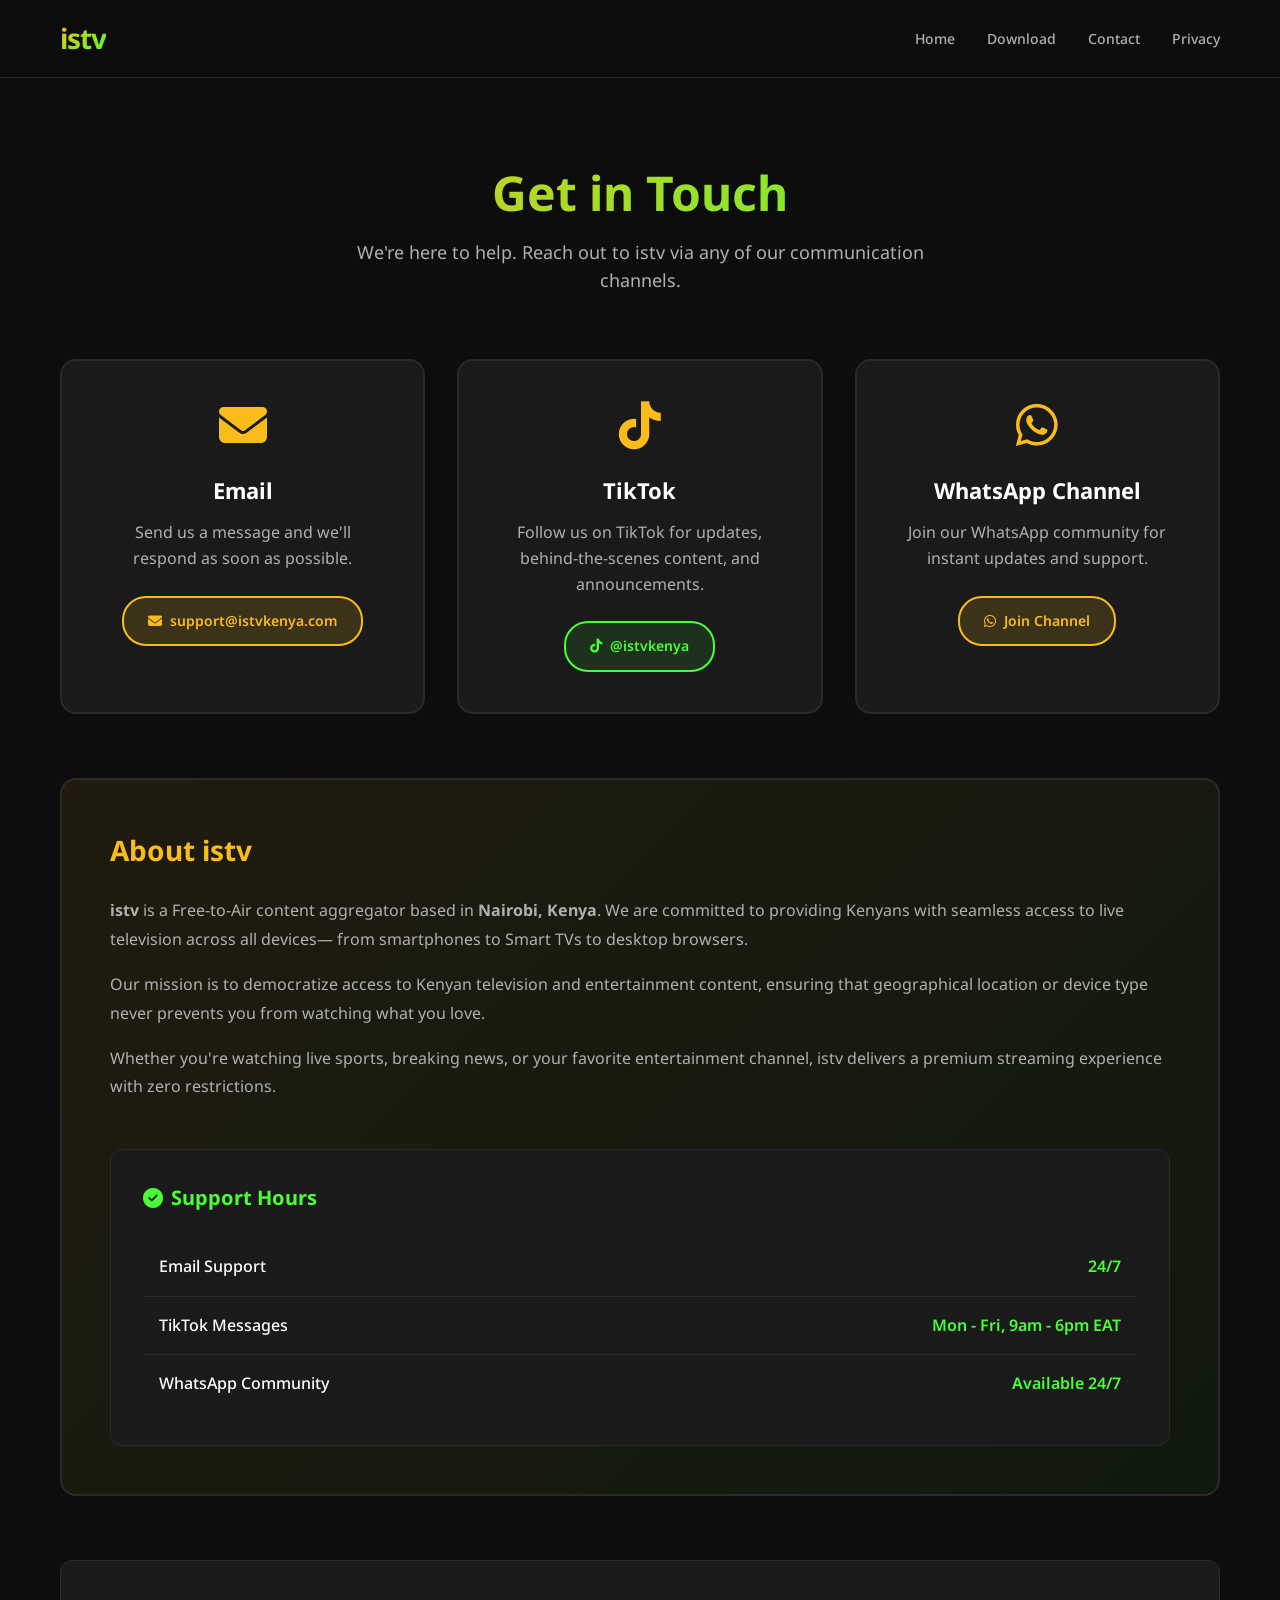
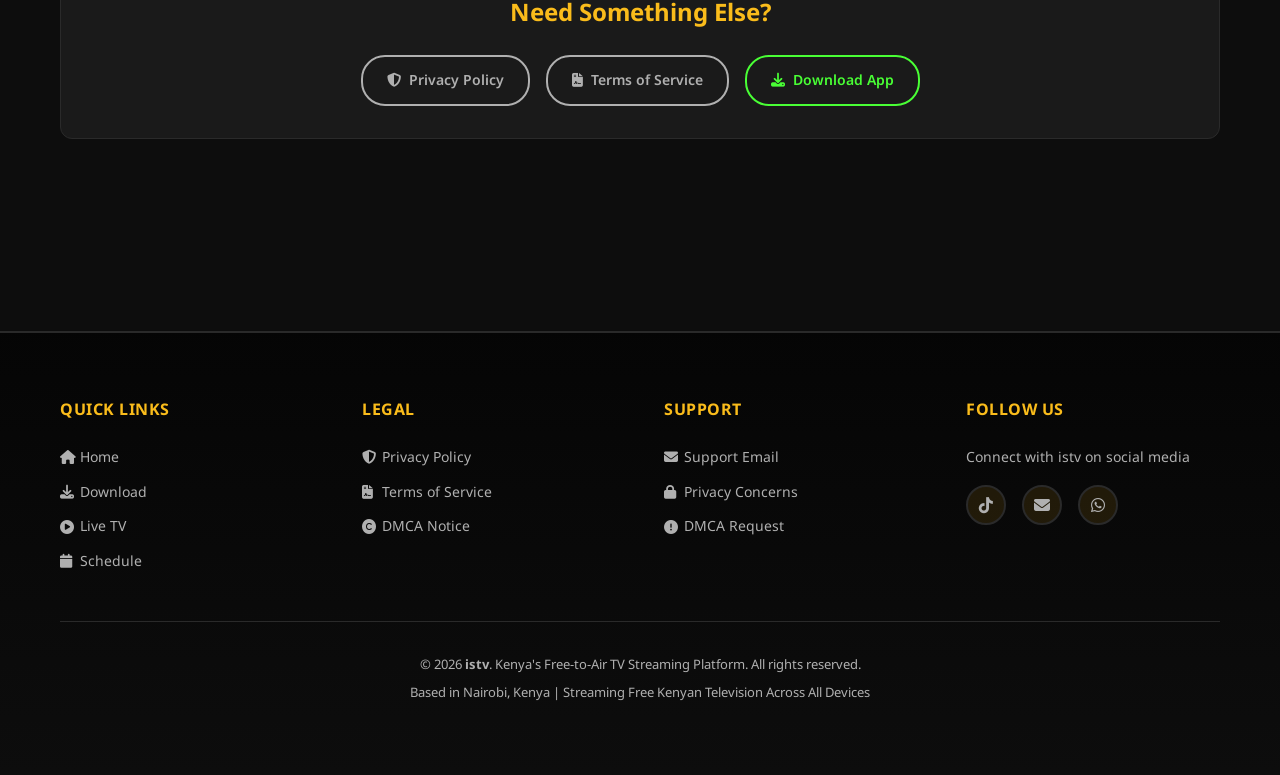
<file: contact.html>
<!DOCTYPE html>
<html lang="en">
<head>
    <meta charset="UTF-8">
    <meta name="viewport" content="width=device-width, initial-scale=1.0">
    <meta name="description" content="Contact istv - Reach us via Email, TikTok, or WhatsApp Channel.">
    <meta name="theme-color" content="#0d0d0d">
    <title>Contact Us - istv</title>
    
    <link rel="preconnect" href="https://fonts.googleapis.com">
    <link rel="preconnect" href="https://fonts.gstatic.com" crossorigin>
    <link href="https://fonts.googleapis.com/css2?family=Noto+Sans:wght@400;500;600;700&display=swap" rel="stylesheet">
    <link rel="stylesheet" href="https://cdnjs.cloudflare.com/ajax/libs/font-awesome/6.4.0/css/all.min.css">
    
    <style>
        :root {
            --primary-gold: #FABC1B;
            --accent-green: #49FF35;
            --bg-dark: #0d0d0d;
            --bg-card: #1a1a1a;
            --bg-hover: #252525;
            --text-primary: #ffffff;
            --text-secondary: #b0b0b0;
            --border-light: #2a2a2a;
            --gradient-primary: linear-gradient(135deg, #FABC1B 0%, #49FF35 100%);
            --transition-smooth: all 0.3s cubic-bezier(0.4, 0, 0.2, 1);
        }

        * {
            margin: 0;
            padding: 0;
            box-sizing: border-box;
        }

        html {
            scroll-behavior: smooth;
        }

        body {
            font-family: 'Noto Sans', sans-serif;
            background-color: var(--bg-dark);
            color: var(--text-primary);
            line-height: 1.6;
            overflow-x: hidden;
        }

        .container {
            max-width: 1200px;
            margin: 0 auto;
            padding: 0 20px;
        }

        /* Header & Navigation */
        header {
            position: fixed;
            top: 0;
            width: 100%;
            background: rgba(13, 13, 13, 0.95);
            backdrop-filter: blur(10px);
            border-bottom: 1px solid var(--border-light);
            z-index: 1000;
            padding: 1rem 0;
        }

        nav {
            display: flex;
            justify-content: space-between;
            align-items: center;
        }

        .logo {
            font-size: 28px;
            font-weight: 700;
            background: var(--gradient-primary);
            -webkit-background-clip: text;
            -webkit-text-fill-color: transparent;
            background-clip: text;
            letter-spacing: -1px;
        }

        nav ul {
            display: flex;
            list-style: none;
            gap: 2rem;
            align-items: center;
        }

        nav a {
            color: var(--text-secondary);
            text-decoration: none;
            font-size: 14px;
            font-weight: 500;
            transition: var(--transition-smooth);
            position: relative;
        }

        nav a::after {
            content: '';
            position: absolute;
            bottom: -4px;
            left: 0;
            width: 0;
            height: 2px;
            background: var(--primary-gold);
            transition: var(--transition-smooth);
        }

        nav a:hover::after {
            width: 100%;
        }

        @media (max-width: 768px) {
            nav ul {
                display: none;
            }
        }

        /* Main Content */
        main {
            margin-top: 100px;
            padding: 4rem 0;
            min-height: calc(100vh - 200px);
        }

        /* Page Header */
        .page-header {
            text-align: center;
            margin-bottom: 4rem;
        }

        h1 {
            font-size: 48px;
            margin-bottom: 1rem;
            background: var(--gradient-primary);
            -webkit-background-clip: text;
            -webkit-text-fill-color: transparent;
            background-clip: text;
            line-height: 1.2;
        }

        .page-header p {
            font-size: 18px;
            color: var(--text-secondary);
            max-width: 600px;
            margin: 0 auto;
        }

        /* Contact Methods Grid */
        .contact-grid {
            display: grid;
            grid-template-columns: repeat(auto-fit, minmax(280px, 1fr));
            gap: 2rem;
            margin-bottom: 4rem;
        }

        .contact-card {
            background: var(--bg-card);
            border: 2px solid var(--border-light);
            border-radius: 16px;
            padding: 2.5rem;
            text-align: center;
            transition: var(--transition-smooth);
            position: relative;
            overflow: hidden;
        }

        .contact-card::before {
            content: '';
            position: absolute;
            inset: 0;
            background: var(--gradient-primary);
            opacity: 0;
            transition: var(--transition-smooth);
            z-index: -1;
        }

        .contact-card:hover {
            border-color: var(--primary-gold);
            transform: translateY(-10px);
            box-shadow: 0 20px 50px rgba(250, 188, 27, 0.2);
        }

        .contact-card:hover::before {
            opacity: 0.05;
        }

        .contact-icon {
            font-size: 48px;
            margin-bottom: 1.5rem;
            color: var(--primary-gold);
            display: inline-block;
        }

        .contact-card h2 {
            font-size: 22px;
            margin-bottom: 0.75rem;
            color: var(--text-primary);
        }

        .contact-card p {
            color: var(--text-secondary);
            margin-bottom: 1.5rem;
            min-height: 50px;
            display: flex;
            align-items: center;
            justify-content: center;
        }

        /* Contact Chip/Link */
        .contact-chip {
            display: inline-flex;
            align-items: center;
            justify-content: center;
            gap: 8px;
            padding: 12px 24px;
            background: rgba(250, 188, 27, 0.15);
            border: 2px solid var(--primary-gold);
            border-radius: 24px;
            font-size: 14px;
            font-weight: 600;
            cursor: pointer;
            transition: var(--transition-smooth);
            text-decoration: none;
            color: var(--primary-gold);
            font-family: 'Noto Sans', sans-serif;
        }

        .contact-chip:hover {
            background: var(--primary-gold);
            color: #000;
            box-shadow: 0 8px 20px rgba(250, 188, 27, 0.3);
        }

        .contact-chip.secondary {
            border-color: var(--accent-green);
            background: rgba(73, 255, 53, 0.1);
            color: var(--accent-green);
        }

        .contact-chip.secondary:hover {
            background: var(--accent-green);
            color: #000;
            border-color: var(--accent-green);
            box-shadow: 0 8px 20px rgba(73, 255, 53, 0.3);
        }

        /* Additional Info Section */
        .info-section {
            background: linear-gradient(135deg, rgba(250, 188, 27, 0.08) 0%, rgba(73, 255, 53, 0.05) 100%);
            border: 2px solid var(--border-light);
            border-radius: 16px;
            padding: 3rem;
            margin-bottom: 4rem;
        }

        .info-section h2 {
            font-size: 28px;
            margin-bottom: 1.5rem;
            color: var(--primary-gold);
        }

        .info-section p {
            color: var(--text-secondary);
            margin-bottom: 1rem;
            font-size: 16px;
            line-height: 1.8;
        }

        /* Availability */
        .availability {
            background: var(--bg-card);
            border: 1px solid var(--border-light);
            border-radius: 12px;
            padding: 2rem;
            margin-top: 3rem;
        }

        .availability h3 {
            font-size: 20px;
            margin-bottom: 1.5rem;
            color: var(--accent-green);
        }

        .availability-item {
            display: flex;
            justify-content: space-between;
            align-items: center;
            padding: 1rem;
            border-bottom: 1px solid var(--border-light);
        }

        .availability-item:last-child {
            border-bottom: none;
        }

        .availability-item span:first-child {
            color: var(--text-primary);
            font-weight: 500;
        }

        .availability-item span:last-child {
            color: var(--accent-green);
            font-weight: 600;
        }

        /* Footer */
        footer {
            background: linear-gradient(180deg, rgba(0, 0, 0, 0.6) 0%, rgba(13, 13, 13, 0.95) 100%);
            border-top: 2px solid var(--border-light);
            padding: 4rem 0;
            color: var(--text-secondary);
            font-size: 14px;
            margin-top: 4rem;
        }

        .footer-content {
            display: grid;
            grid-template-columns: repeat(auto-fit, minmax(200px, 1fr));
            gap: 3rem;
            margin-bottom: 3rem;
        }

        .footer-section h3 {
            font-size: 16px;
            font-weight: 700;
            color: var(--primary-gold);
            margin-bottom: 1.5rem;
            text-transform: uppercase;
            letter-spacing: 0.5px;
        }

        .footer-section ul {
            list-style: none;
            display: flex;
            flex-direction: column;
            gap: 0.75rem;
        }

        .footer-section a {
            color: var(--text-secondary);
            text-decoration: none;
            transition: var(--transition-smooth);
            display: inline-flex;
            align-items: center;
            gap: 6px;
        }

        .footer-section a:hover {
            color: var(--primary-gold);
            transform: translateX(4px);
        }

        .social-icons {
            display: flex;
            gap: 1rem;
            align-items: center;
        }

        .social-icon {
            width: 40px;
            height: 40px;
            display: flex;
            align-items: center;
            justify-content: center;
            background: rgba(250, 188, 27, 0.1);
            border: 2px solid var(--border-light);
            border-radius: 50%;
            color: var(--primary-gold);
            text-decoration: none;
            transition: var(--transition-smooth);
            font-size: 16px;
        }

        .social-icon:hover {
            background: var(--primary-gold);
            border-color: var(--primary-gold);
            color: #000;
            transform: translateY(-3px);
        }

        .footer-bottom {
            border-top: 1px solid var(--border-light);
            padding-top: 2rem;
            text-align: center;
            color: var(--text-secondary);
            font-size: 13px;
        }

        .footer-bottom p {
            margin-bottom: 0.5rem;
        }

        /* Animations */
        @keyframes fadeInUp {
            from {
                opacity: 0;
                transform: translateY(30px);
            }
            to {
                opacity: 1;
                transform: translateY(0);
            }
        }

        .fade-in {
            animation: fadeInUp 0.6s ease-out;
        }

        .fade-in-delay-1 { animation-delay: 0.1s; }
        .fade-in-delay-2 { animation-delay: 0.2s; }
        .fade-in-delay-3 { animation-delay: 0.3s; }

        @media (max-width: 768px) {
            header {
                padding: 0.75rem 0;
            }

            main {
                margin-top: 80px;
                padding: 2rem 0;
            }

            h1 {
                font-size: 32px;
            }

            .contact-grid {
                grid-template-columns: 1fr;
            }

            .info-section {
                padding: 2rem;
            }

            nav ul {
                flex-direction: column;
                gap: 1rem;
                padding: 1rem 0;
            }
        }
    </style>
</head>
<body>
    <!-- Navigation -->
    <header>
        <div class="container">
            <nav>
                <a href="index.html" class="logo">istv</a>
                <ul>
                    <li><a href="index.html">Home</a></li>
                    <li><a href="download.html">Download</a></li>
                    <li><a href="contact.html">Contact</a></li>
                    <li><a href="privacy.html">Privacy</a></li>
                </ul>
            </nav>
        </div>
    </header>

    <main>
        <div class="container">
            <!-- Page Header -->
            <div class="page-header fade-in">
                <h1>Get in Touch</h1>
                <p>We're here to help. Reach out to istv via any of our communication channels.</p>
            </div>

            <!-- Contact Methods -->
            <div class="contact-grid">
                <!-- Email -->
                <div class="contact-card fade-in fade-in-delay-1">
                    <i class="contact-icon fas fa-envelope"></i>
                    <h2>Email</h2>
                    <p>Send us a message and we'll respond as soon as possible.</p>
                    <a href="mailto:support@istvkenya.com" class="contact-chip">
                        <i class="fas fa-envelope"></i> support@istvkenya.com
                    </a>
                </div>

                <!-- TikTok -->
                <div class="contact-card fade-in fade-in-delay-2">
                    <i class="contact-icon fab fa-tiktok"></i>
                    <h2>TikTok</h2>
                    <p>Follow us on TikTok for updates, behind-the-scenes content, and announcements.</p>
                    <a href="https://www.tiktok.com/@istvkenya" class="contact-chip secondary" target="_blank">
                        <i class="fab fa-tiktok"></i> @istvkenya
                    </a>
                </div>

                <!-- WhatsApp -->
                <div class="contact-card fade-in fade-in-delay-3">
                    <i class="contact-icon fab fa-whatsapp"></i>
                    <h2>WhatsApp Channel</h2>
                    <p>Join our WhatsApp community for instant updates and support.</p>
                    <a href="https://whatsapp.com/channel/0029Va7YDDkHD3YAhGZi3D1L" class="contact-chip" target="_blank">
                        <i class="fab fa-whatsapp"></i> Join Channel
                    </a>
                </div>
            </div>

            <!-- Additional Info -->
            <div class="info-section">
                <h2>About istv</h2>
                <p>
                    <strong>istv</strong> is a Free-to-Air content aggregator based in <strong>Nairobi, Kenya</strong>. 
                    We are committed to providing Kenyans with seamless access to live television across all devices—
                    from smartphones to Smart TVs to desktop browsers.
                </p>
                <p>
                    Our mission is to democratize access to Kenyan television and entertainment content, ensuring that 
                    geographical location or device type never prevents you from watching what you love.
                </p>
                <p>
                    Whether you're watching live sports, breaking news, or your favorite entertainment channel, 
                    istv delivers a premium streaming experience with zero restrictions.
                </p>

                <div class="availability">
                    <h3><i class="fas fa-check-circle" style="margin-right: 0.5rem;"></i>Support Hours</h3>
                    <div class="availability-item">
                        <span>Email Support</span>
                        <span>24/7</span>
                    </div>
                    <div class="availability-item">
                        <span>TikTok Messages</span>
                        <span>Mon - Fri, 9am - 6pm EAT</span>
                    </div>
                    <div class="availability-item">
                        <span>WhatsApp Community</span>
                        <span>Available 24/7</span>
                    </div>
                </div>
            </div>

            <!-- Quick Links -->
            <div style="text-align: center; margin: 4rem 0; padding: 2rem; background: var(--bg-card); border-radius: 12px; border: 1px solid var(--border-light);">
                <h2 style="font-size: 24px; margin-bottom: 1.5rem; color: var(--primary-gold);">Need Something Else?</h2>
                <div style="display: flex; gap: 1rem; justify-content: center; flex-wrap: wrap;">
                    <a href="privacy.html" class="contact-chip" style="background: transparent; border-color: var(--text-secondary); color: var(--text-secondary);">
                        <i class="fas fa-shield-alt"></i> Privacy Policy
                    </a>
                    <a href="terms.html" class="contact-chip" style="background: transparent; border-color: var(--text-secondary); color: var(--text-secondary);">
                        <i class="fas fa-file-contract"></i> Terms of Service
                    </a>
                    <a href="download.html" class="contact-chip secondary" style="background: transparent; border-color: var(--accent-green); color: var(--accent-green);">
                        <i class="fas fa-download"></i> Download App
                    </a>
                </div>
            </div>
        </div>
    </main>

    <!-- Footer -->
    <footer>
        <div class="container">
            <div class="footer-content">
                <!-- Quick Links -->
                <div class="footer-section">
                    <h3>Quick Links</h3>
                    <ul>
                        <li><a href="index.html"><i class="fas fa-home" style="width: 14px;"></i> Home</a></li>
                        <li><a href="download.html"><i class="fas fa-download" style="width: 14px;"></i> Download</a></li>
                        <li><a href="index.html#channels"><i class="fas fa-play-circle" style="width: 14px;"></i> Live TV</a></li>
                        <li><a href="#"><i class="fas fa-calendar" style="width: 14px;"></i> Schedule</a></li>
                    </ul>
                </div>

                <!-- Legal -->
                <div class="footer-section">
                    <h3>Legal</h3>
                    <ul>
                        <li><a href="privacy.html"><i class="fas fa-shield-alt" style="width: 14px;"></i> Privacy Policy</a></li>
                        <li><a href="terms.html"><i class="fas fa-file-contract" style="width: 14px;"></i> Terms of Service</a></li>
                        <li><a href="terms.html#dmca"><i class="fas fa-copyright" style="width: 14px;"></i> DMCA Notice</a></li>
                    </ul>
                </div>

                <!-- Support -->
                <div class="footer-section">
                    <h3>Support</h3>
                    <ul>
                        <li><a href="mailto:support@istvkenya.com"><i class="fas fa-envelope" style="width: 14px;"></i> Support Email</a></li>
                        <li><a href="mailto:privacy@istvkenya.com"><i class="fas fa-lock" style="width: 14px;"></i> Privacy Concerns</a></li>
                        <li><a href="mailto:copyright@istvkenya.com"><i class="fas fa-exclamation-circle" style="width: 14px;"></i> DMCA Request</a></li>
                    </ul>
                </div>

                <!-- Follow Us -->
                <div class="footer-section">
                    <h3>Follow Us</h3>
                    <div style="margin-bottom: 1rem;">
                        <p style="margin-bottom: 1rem; color: var(--text-secondary);">Connect with istv on social media</p>
                        <div class="social-icons">
                            <a href="https://www.tiktok.com/@istv_ke" target="_blank" class="social-icon" title="TikTok">
                                <i class="fab fa-tiktok"></i>
                            </a>
                            <a href="mailto:info@songatechnologies.co.ke" class="social-icon" title="Email">
                                <i class="fas fa-envelope"></i>
                            </a>
                            <a href="https://wa.me/254713278506" target="_blank" class="social-icon" title="WhatsApp">
                                <i class="fab fa-whatsapp"></i>
                            </a>
                        </div>
                    </div>
                </div>
            </div>

            <!-- Footer Bottom -->
            <div class="footer-bottom">
                <p>&copy; 2026 <strong>istv</strong>. Kenya's Free-to-Air TV Streaming Platform. All rights reserved.</p>
                <p>Based in Nairobi, Kenya | Streaming Free Kenyan Television Across All Devices</p>
            </div>
        </div>
    </footer>

    <script>
        // Smooth scroll for anchor links
        document.querySelectorAll('a[href^="#"]').forEach(anchor => {
            anchor.addEventListener('click', function (e) {
                e.preventDefault();
                const target = document.querySelector(this.getAttribute('href'));
                if (target) {
                    target.scrollIntoView({ behavior: 'smooth' });
                }
            });
        });

        // Copy email to clipboard
        document.querySelectorAll('.contact-chip').forEach(chip => {
            if (chip.href.startsWith('mailto:')) {
                chip.addEventListener('click', function(e) {
                    const email = this.href.replace('mailto:', '');
                    navigator.clipboard.writeText(email).then(() => {
                        const originalText = this.innerHTML;
                        this.innerHTML = '<i class="fas fa-check"></i> Copied!';
                        setTimeout(() => {
                            this.innerHTML = originalText;
                        }, 2000);
                    });
                });
            }
        });
    </script>

    <script type="application/ld+json">
    {
        "@context": "https://schema.org",
        "@type": "Organization",
        "name": "istv",
        "url": "https://istvkenya.com",
        "contactPoint": {
            "@type": "ContactPoint",
            "contactType": "Customer Service",
            "email": "support@istvkenya.com",
            "areaServed": "KE"
        },
        "sameAs": [
            "https://www.tiktok.com/@istvkenya",
            "https://whatsapp.com/channel/0029Va7YDDkHD3YAhGZi3D1L"
        ],
        "address": {
            "@type": "PostalAddress",
            "streetAddress": "Nairobi",
            "addressCountry": "KE"
        }
    }
    </script>
    <script type="application/ld+json">
    {
        "@context": "https://schema.org",
        "@type": "WebPage",
        "name": "Contact Us - istv",
        "url": "https://istvkenya.com/contact.html",
        "isPartOf": {
            "@type": "WebSite",
            "name": "istv"
        }
    }
    </script>
</body>
</html>
</file>
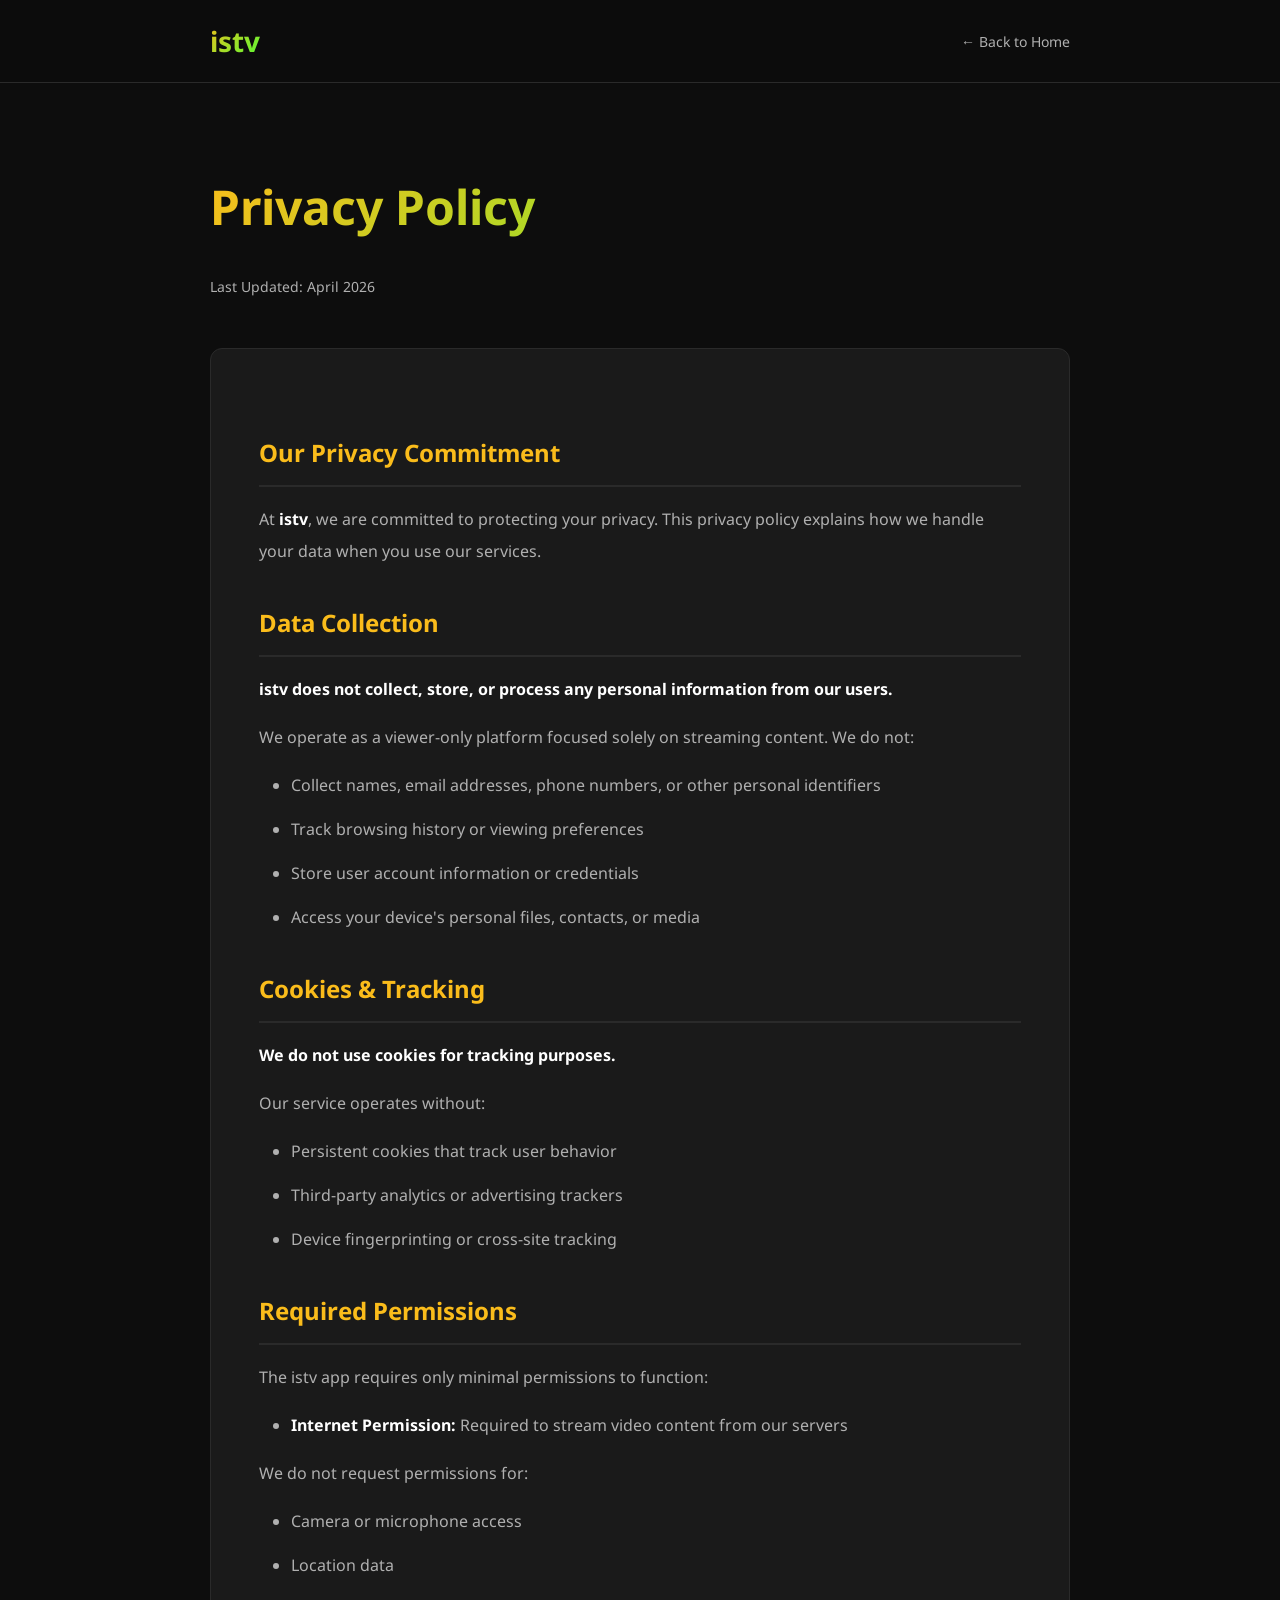
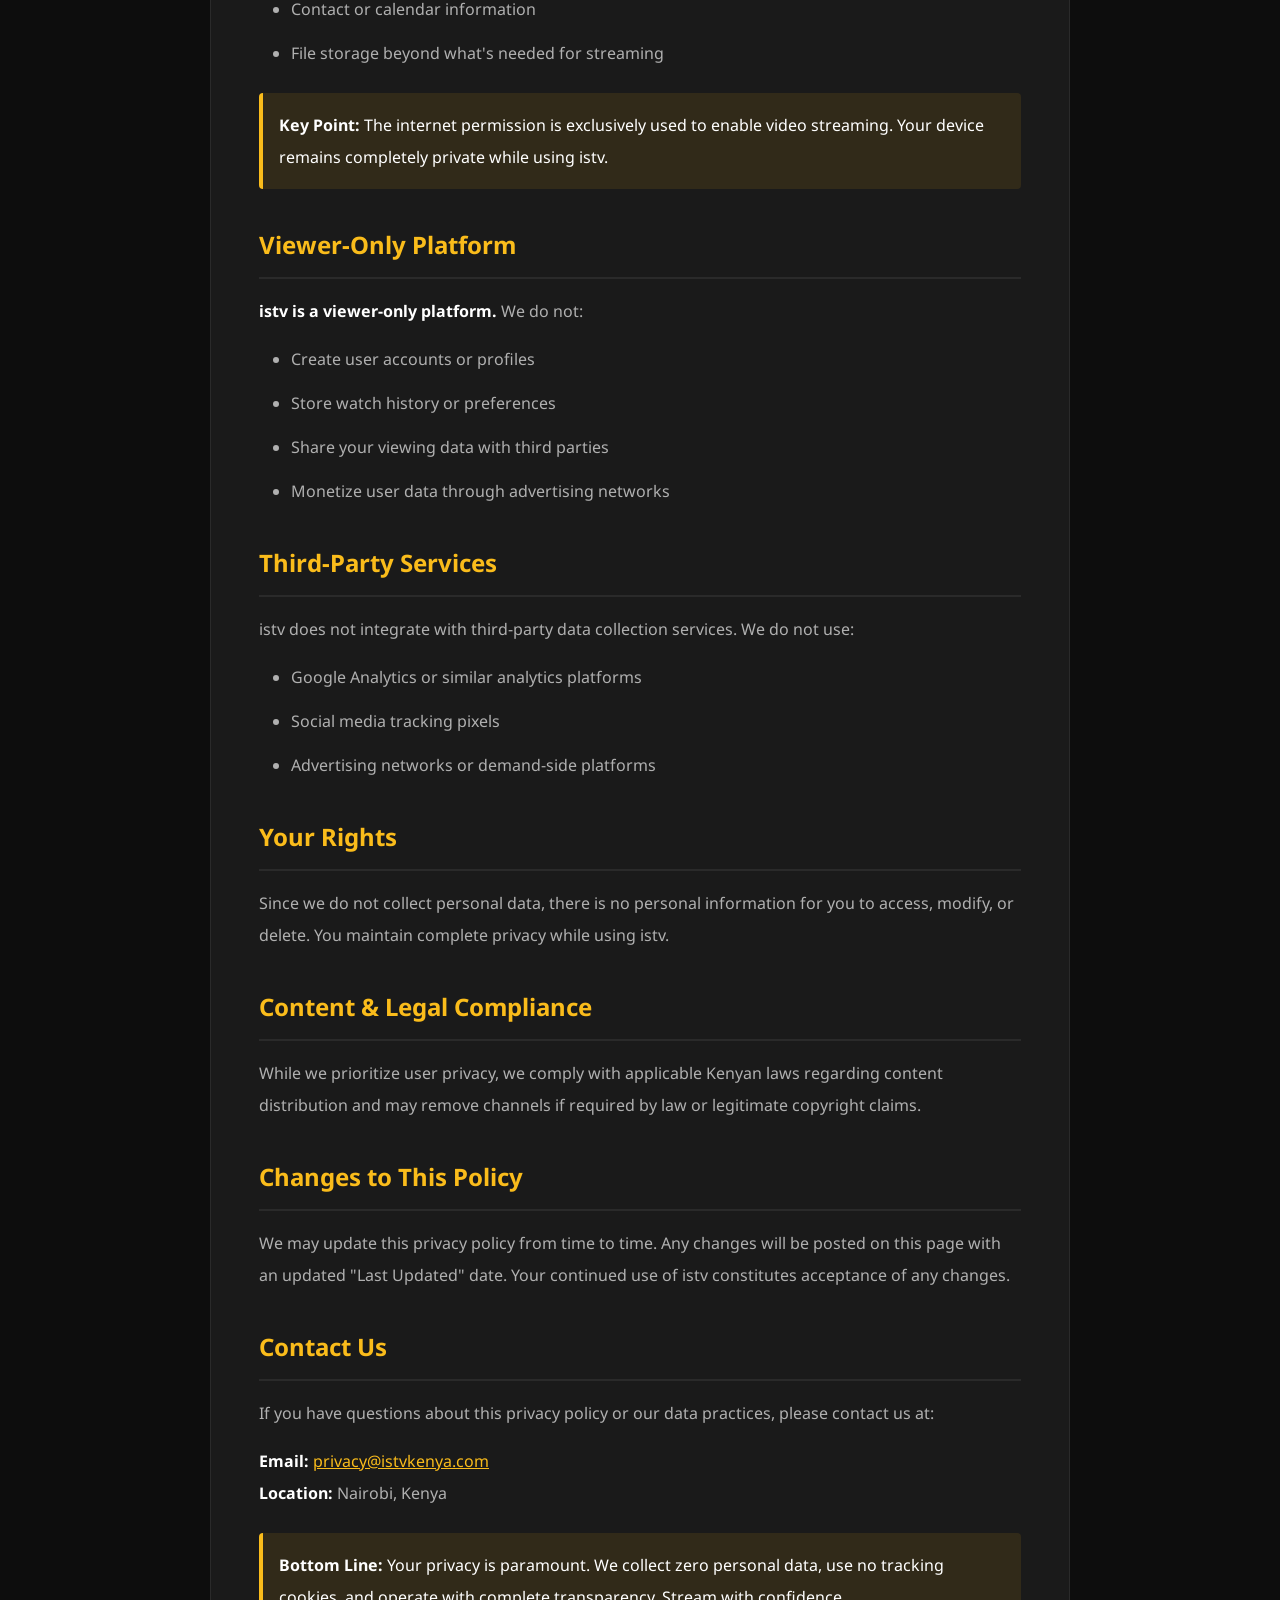
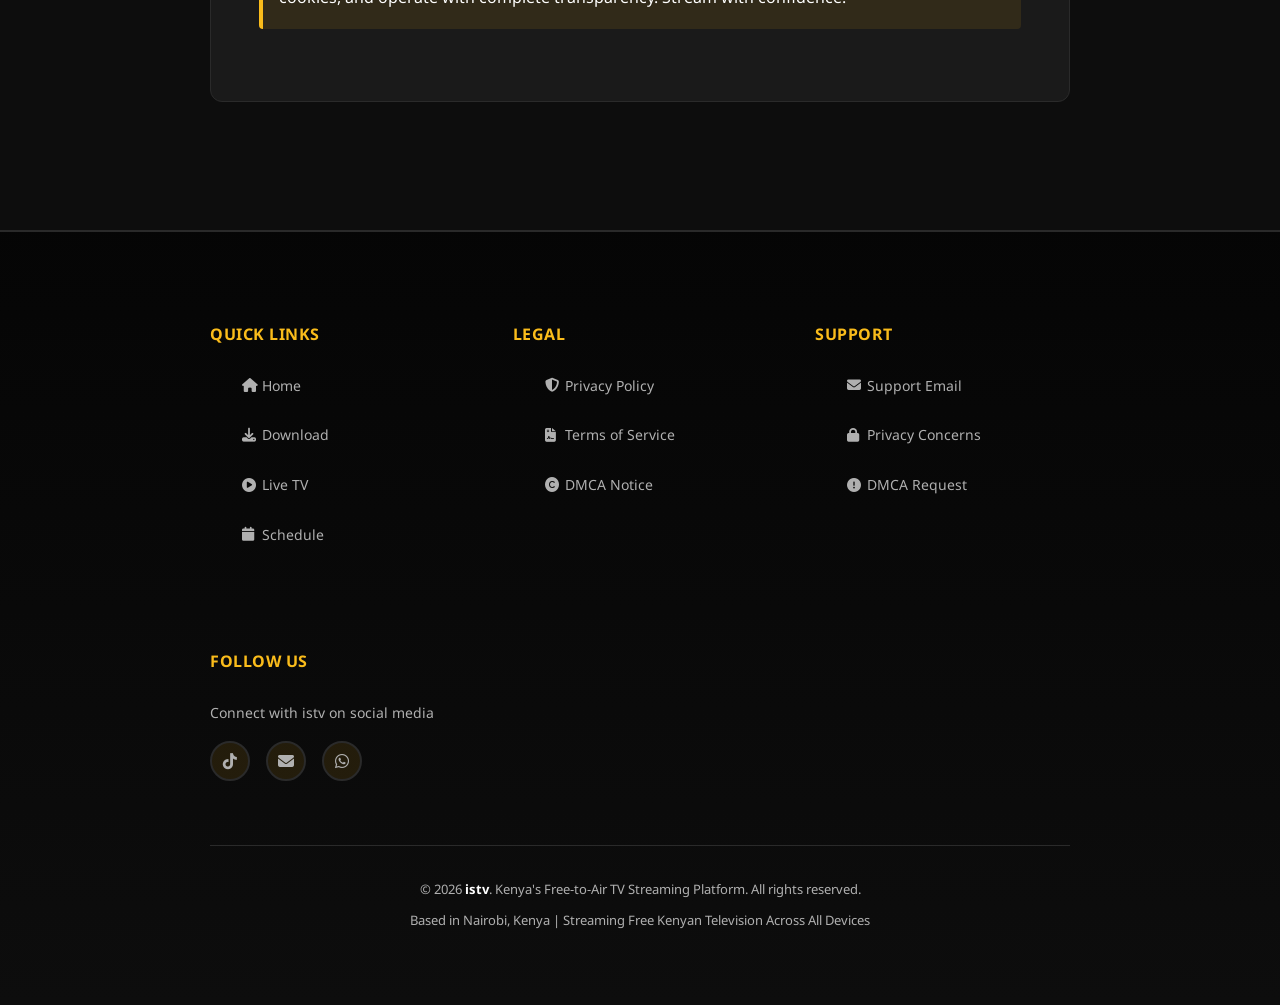
<file: privacy.html>
<!DOCTYPE html>
<html lang="en">
<head>
    <meta charset="UTF-8">
    <meta name="viewport" content="width=device-width, initial-scale=1.0">
    <meta name="description" content="istv Privacy Policy - We respect your privacy and do not collect personal information.">
    <meta name="theme-color" content="#0d0d0d">
    <title>Privacy Policy - istv</title>
    
    <link rel="preconnect" href="https://fonts.googleapis.com">
    <link rel="preconnect" href="https://fonts.gstatic.com" crossorigin>
    <link href="https://fonts.googleapis.com/css2?family=Noto+Sans:wght@400;500;600;700&display=swap" rel="stylesheet">
    <link rel="stylesheet" href="https://cdnjs.cloudflare.com/ajax/libs/font-awesome/6.4.0/css/all.min.css">
    
    <style>
        :root {
            --primary-gold: #FABC1B;
            --accent-green: #49FF35;
            --bg-dark: #0d0d0d;
            --bg-card: #1a1a1a;
            --text-primary: #ffffff;
            --text-secondary: #b0b0b0;
            --border-light: #2a2a2a;
            --transition-smooth: all 0.3s cubic-bezier(0.4, 0, 0.2, 1);
        }

        * {
            margin: 0;
            padding: 0;
            box-sizing: border-box;
        }

        body {
            font-family: 'Noto Sans', sans-serif;
            background-color: var(--bg-dark);
            color: var(--text-primary);
            line-height: 1.8;
        }

        .container {
            max-width: 900px;
            margin: 0 auto;
            padding: 0 20px;
        }

        /* Header & Navigation */
        header {
            position: fixed;
            top: 0;
            width: 100%;
            background: rgba(13, 13, 13, 0.95);
            backdrop-filter: blur(10px);
            border-bottom: 1px solid var(--border-light);
            z-index: 1000;
            padding: 1rem 0;
        }

        nav {
            display: flex;
            justify-content: space-between;
            align-items: center;
        }

        .logo {
            font-size: 28px;
            font-weight: 700;
            background: linear-gradient(135deg, #FABC1B 0%, #49FF35 100%);
            -webkit-background-clip: text;
            -webkit-text-fill-color: transparent;
            background-clip: text;
        }

        nav a {
            color: var(--text-secondary);
            text-decoration: none;
            font-size: 14px;
            transition: var(--transition-smooth);
        }

        nav a:hover {
            color: var(--primary-gold);
        }

        /* Main Content */
        main {
            margin-top: 100px;
            padding: 4rem 0;
            min-height: calc(100vh - 200px);
        }

        h1 {
            font-size: 48px;
            margin-bottom: 1.5rem;
            background: linear-gradient(135deg, #FABC1B 0%, #49FF35 100%);
            -webkit-background-clip: text;
            -webkit-text-fill-color: transparent;
            background-clip: text;
        }

        .last-updated {
            color: var(--text-secondary);
            font-size: 14px;
            margin-bottom: 3rem;
        }

        .privacy-content {
            background: var(--bg-card);
            border: 1px solid var(--border-light);
            border-radius: 12px;
            padding: 3rem;
            line-height: 2;
        }

        h2 {
            font-size: 24px;
            margin: 2rem 0 1rem;
            color: var(--primary-gold);
            border-bottom: 2px solid var(--border-light);
            padding-bottom: 0.5rem;
        }

        h3 {
            font-size: 18px;
            margin: 1.5rem 0 0.75rem;
            color: var(--accent-green);
        }

        p {
            margin-bottom: 1rem;
            color: var(--text-secondary);
        }

        ul {
            margin: 1rem 0 1rem 2rem;
            color: var(--text-secondary);
        }

        li {
            margin-bottom: 0.75rem;
        }

        strong {
            color: var(--text-primary);
        }

        .highlight {
            background: rgba(250, 188, 27, 0.1);
            border-left: 4px solid var(--primary-gold);
            padding: 1rem;
            margin: 1.5rem 0;
            border-radius: 4px;
        }

        /* Footer */
        footer {
            background: linear-gradient(180deg, rgba(0, 0, 0, 0.6) 0%, rgba(13, 13, 13, 0.95) 100%);
            border-top: 2px solid var(--border-light);
            padding: 4rem 0;
            color: var(--text-secondary);
            font-size: 14px;
            margin-top: 4rem;
        }

        .footer-content {
            display: grid;
            grid-template-columns: repeat(auto-fit, minmax(200px, 1fr));
            gap: 3rem;
            margin-bottom: 3rem;
        }

        .footer-section h3 {
            font-size: 16px;
            font-weight: 700;
            color: var(--primary-gold);
            margin-bottom: 1.5rem;
            text-transform: uppercase;
            letter-spacing: 0.5px;
        }

        .footer-section ul {
            list-style: none;
            display: flex;
            flex-direction: column;
            gap: 0.75rem;
        }

        .footer-section a {
            color: var(--text-secondary);
            text-decoration: none;
            transition: var(--transition-smooth);
            display: inline-flex;
            align-items: center;
            gap: 6px;
        }

        .footer-section a:hover {
            color: var(--primary-gold);
            transform: translateX(4px);
        }

        .social-icons {
            display: flex;
            gap: 1rem;
            align-items: center;
        }

        .social-icon {
            width: 40px;
            height: 40px;
            display: flex;
            align-items: center;
            justify-content: center;
            background: rgba(250, 188, 27, 0.1);
            border: 2px solid var(--border-light);
            border-radius: 50%;
            color: var(--primary-gold);
            text-decoration: none;
            transition: var(--transition-smooth);
            font-size: 16px;
        }

        .social-icon:hover {
            background: var(--primary-gold);
            border-color: var(--primary-gold);
            color: #000;
            transform: translateY(-3px);
        }

        .footer-bottom {
            border-top: 1px solid var(--border-light);
            padding-top: 2rem;
            text-align: center;
            color: var(--text-secondary);
            font-size: 13px;
        }

        .footer-bottom p {
            margin-bottom: 0.5rem;
        }

        @media (max-width: 768px) {
            header {
                padding: 0.75rem 0;
            }

            main {
                margin-top: 80px;
                padding: 2rem 0;
            }

            h1 {
                font-size: 32px;
            }

            .privacy-content {
                padding: 2rem;
            }

            h2 {
                font-size: 20px;
            }

            ul {
                margin-left: 1.5rem;
            }
        }
    </style>
</head>
<body>
    <!-- Navigation -->
    <header>
        <div class="container">
            <nav>
                <a href="index.html" class="logo">istv</a>
                <a href="index.html" style="color: var(--text-secondary); text-decoration: none;">← Back to Home</a>
            </nav>
        </div>
    </header>

    <main>
        <div class="container">
            <h1>Privacy Policy</h1>
            <p class="last-updated">Last Updated: April 2026</p>

            <div class="privacy-content">
                <h2>Our Privacy Commitment</h2>
                <p>At <strong>istv</strong>, we are committed to protecting your privacy. This privacy policy explains how we handle your data when you use our services.</p>

                <h2>Data Collection</h2>
                <p><strong>istv does not collect, store, or process any personal information from our users.</strong></p>
                <p>We operate as a viewer-only platform focused solely on streaming content. We do not:</p>
                <ul>
                    <li>Collect names, email addresses, phone numbers, or other personal identifiers</li>
                    <li>Track browsing history or viewing preferences</li>
                    <li>Store user account information or credentials</li>
                    <li>Access your device's personal files, contacts, or media</li>
                </ul>

                <h2>Cookies & Tracking</h2>
                <p><strong>We do not use cookies for tracking purposes.</strong></p>
                <p>Our service operates without:</p>
                <ul>
                    <li>Persistent cookies that track user behavior</li>
                    <li>Third-party analytics or advertising trackers</li>
                    <li>Device fingerprinting or cross-site tracking</li>
                </ul>

                <h2>Required Permissions</h2>
                <p>The istv app requires only minimal permissions to function:</p>
                <ul>
                    <li><strong>Internet Permission:</strong> Required to stream video content from our servers</li>
                </ul>
                <p>We do not request permissions for:</p>
                <ul>
                    <li>Camera or microphone access</li>
                    <li>Location data</li>
                    <li>Contact or calendar information</li>
                    <li>File storage beyond what's needed for streaming</li>
                </ul>

                <div class="highlight">
                    <strong>Key Point:</strong> The internet permission is exclusively used to enable video streaming. Your device remains completely private while using istv.
                </div>

                <h2>Viewer-Only Platform</h2>
                <p><strong>istv is a viewer-only platform.</strong> We do not:</p>
                <ul>
                    <li>Create user accounts or profiles</li>
                    <li>Store watch history or preferences</li>
                    <li>Share your viewing data with third parties</li>
                    <li>Monetize user data through advertising networks</li>
                </ul>

                <h2>Third-Party Services</h2>
                <p>istv does not integrate with third-party data collection services. We do not use:</p>
                <ul>
                    <li>Google Analytics or similar analytics platforms</li>
                    <li>Social media tracking pixels</li>
                    <li>Advertising networks or demand-side platforms</li>
                </ul>

                <h2>Your Rights</h2>
                <p>Since we do not collect personal data, there is no personal information for you to access, modify, or delete. You maintain complete privacy while using istv.</p>

                <h2>Content & Legal Compliance</h2>
                <p>While we prioritize user privacy, we comply with applicable Kenyan laws regarding content distribution and may remove channels if required by law or legitimate copyright claims.</p>

                <h2>Changes to This Policy</h2>
                <p>We may update this privacy policy from time to time. Any changes will be posted on this page with an updated "Last Updated" date. Your continued use of istv constitutes acceptance of any changes.</p>

                <h2>Contact Us</h2>
                <p>If you have questions about this privacy policy or our data practices, please contact us at:</p>
                <p>
                    <strong>Email:</strong> <a href="mailto:privacy@istvkenya.com" style="color: var(--primary-gold);">privacy@istvkenya.com</a><br>
                    <strong>Location:</strong> Nairobi, Kenya
                </p>

                <div class="highlight">
                    <strong>Bottom Line:</strong> Your privacy is paramount. We collect zero personal data, use no tracking cookies, and operate with complete transparency. Stream with confidence.
                </div>
            </div>
        </div>
    </main>

    <!-- Footer -->
    <!-- Footer -->
    <footer>
        <div class="container">
            <div class="footer-content">
                <!-- Quick Links -->
                <div class="footer-section">
                    <h3>Quick Links</h3>
                    <ul>
                        <li><a href="index.html"><i class="fas fa-home" style="width: 14px;"></i> Home</a></li>
                        <li><a href="download.html"><i class="fas fa-download" style="width: 14px;"></i> Download</a></li>
                        <li><a href="index.html#channels"><i class="fas fa-play-circle" style="width: 14px;"></i> Live TV</a></li>
                        <li><a href="#"><i class="fas fa-calendar" style="width: 14px;"></i> Schedule</a></li>
                    </ul>
                </div>

                <!-- Legal -->
                <div class="footer-section">
                    <h3>Legal</h3>
                    <ul>
                        <li><a href="privacy.html"><i class="fas fa-shield-alt" style="width: 14px;"></i> Privacy Policy</a></li>
                        <li><a href="terms.html"><i class="fas fa-file-contract" style="width: 14px;"></i> Terms of Service</a></li>
                        <li><a href="terms.html#dmca"><i class="fas fa-copyright" style="width: 14px;"></i> DMCA Notice</a></li>
                    </ul>
                </div>

                <!-- Support -->
                <div class="footer-section">
                    <h3>Support</h3>
                    <ul>
                        <li><a href="mailto:support@istvkenya.com"><i class="fas fa-envelope" style="width: 14px;"></i> Support Email</a></li>
                        <li><a href="mailto:privacy@istvkenya.com"><i class="fas fa-lock" style="width: 14px;"></i> Privacy Concerns</a></li>
                        <li><a href="mailto:copyright@istvkenya.com"><i class="fas fa-exclamation-circle" style="width: 14px;"></i> DMCA Request</a></li>
                    </ul>
                </div>

                <!-- Follow Us -->
                <div class="footer-section">
                    <h3>Follow Us</h3>
                    <div style="margin-bottom: 1rem;">
                        <p style="margin-bottom: 1rem; color: var(--text-secondary);">Connect with istv on social media</p>
                        <div class="social-icons">
                            <a href="https://www.tiktok.com/@istv_ke" target="_blank" class="social-icon" title="TikTok">
                                <i class="fab fa-tiktok"></i>
                            </a>
                            <a href="mailto:info@songatechnologies.co.ke" class="social-icon" title="Email">
                                <i class="fas fa-envelope"></i>
                            </a>
                            <a href="https://wa.me/254713278506" target="_blank" class="social-icon" title="WhatsApp">
                                <i class="fab fa-whatsapp"></i>
                            </a>
                        </div>
                    </div>
                </div>
            </div>

            <!-- Footer Bottom -->
            <div class="footer-bottom">
                <p>&copy; 2026 <strong>istv</strong>. Kenya's Free-to-Air TV Streaming Platform. All rights reserved.</p>
                <p>Based in Nairobi, Kenya | Streaming Free Kenyan Television Across All Devices</p>
            </div>
        </div>
    </footer>

    <script type="application/ld+json">
    {
        "@context": "https://schema.org",
        "@type": "WebPage",
        "name": "Privacy Policy - istv",
        "url": "https://istvkenya.com/privacy.html",
        "isPartOf": {
            "@type": "WebSite",
            "name": "istv"
        }
    }
    </script>
</body>
</html>
</file>
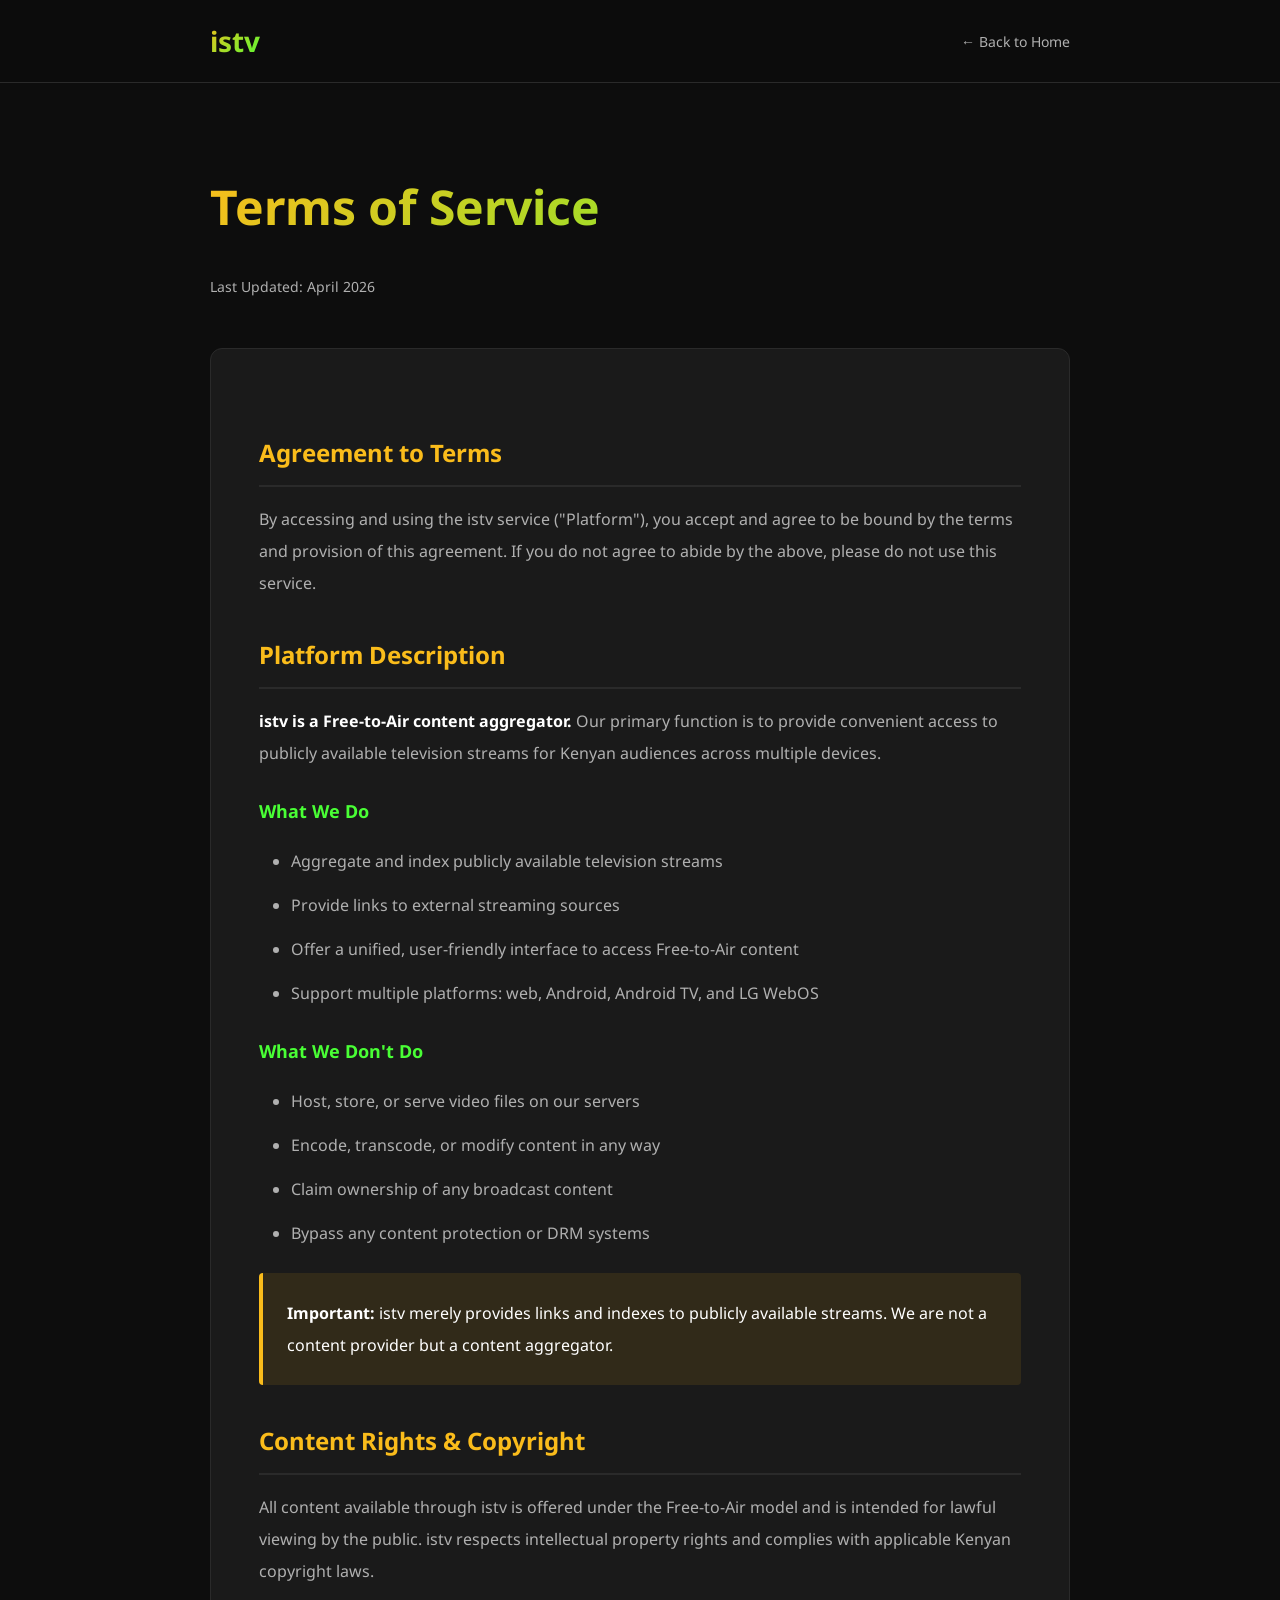
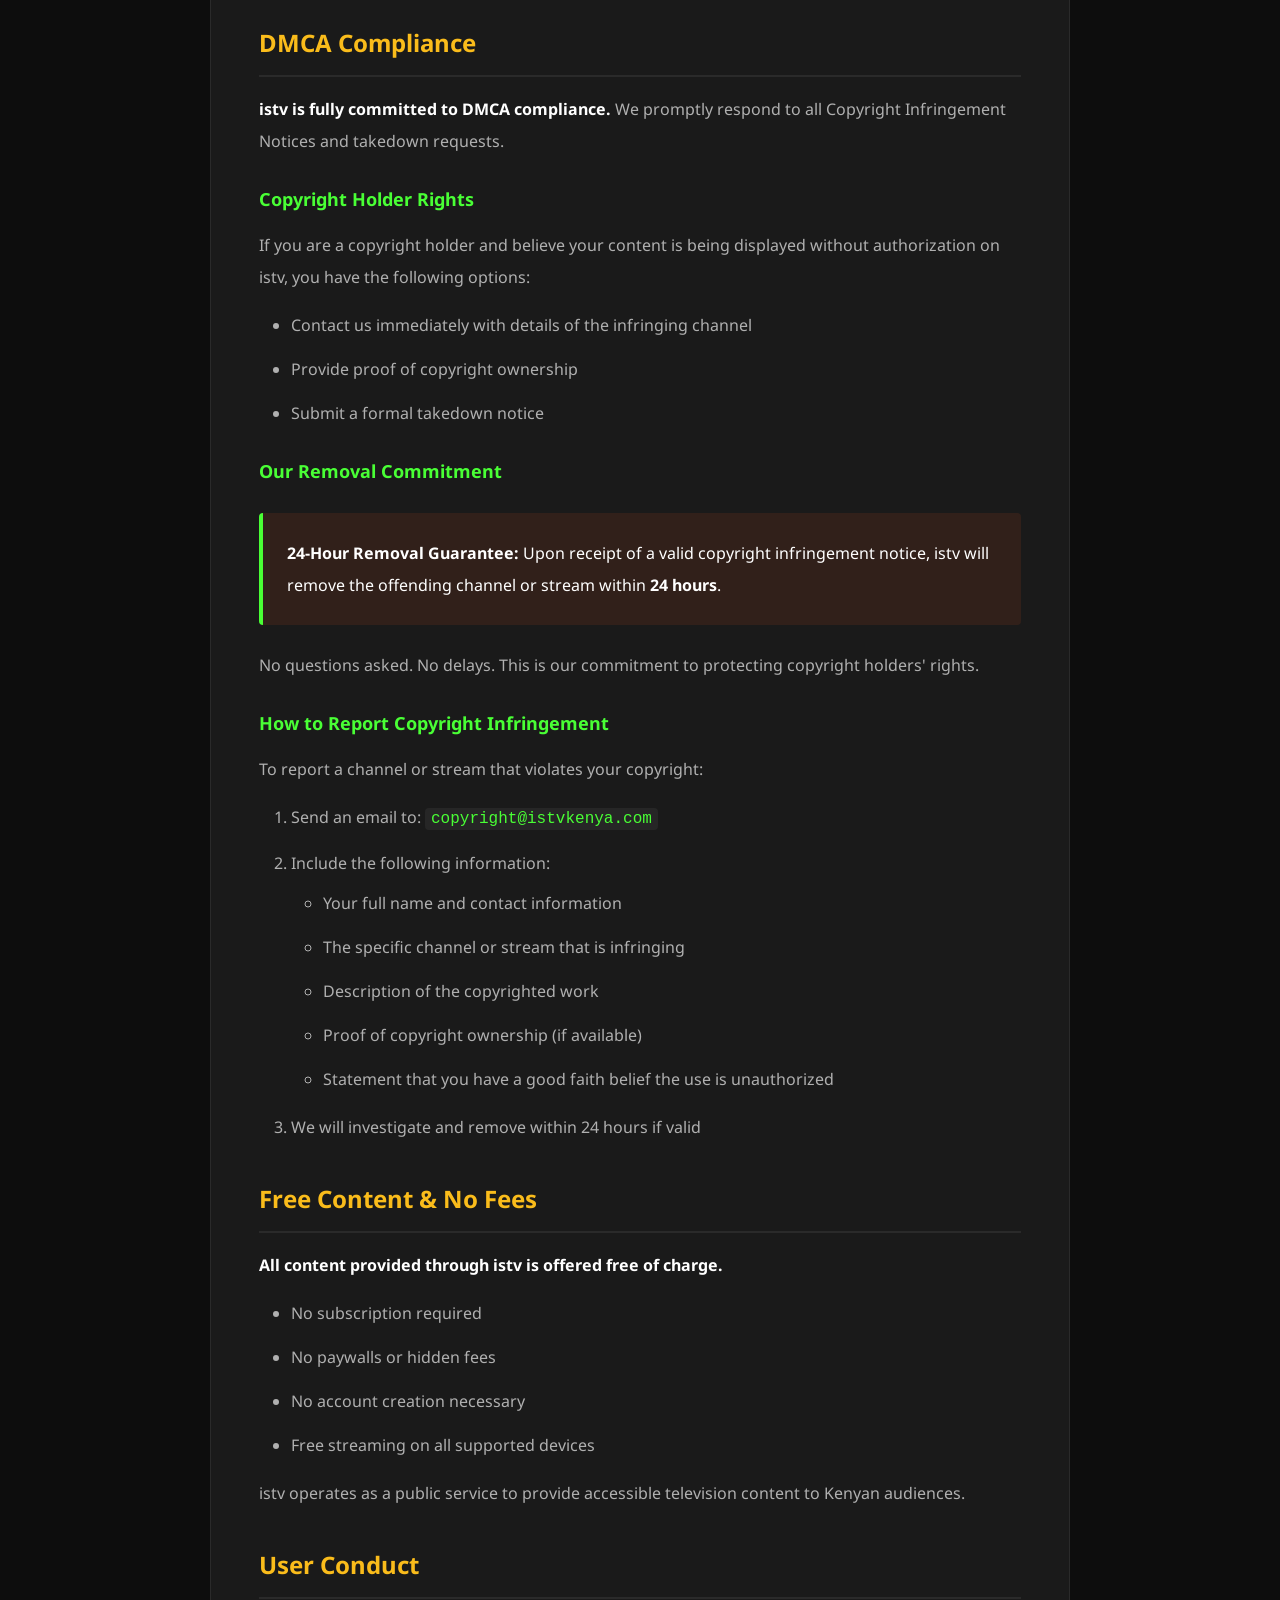
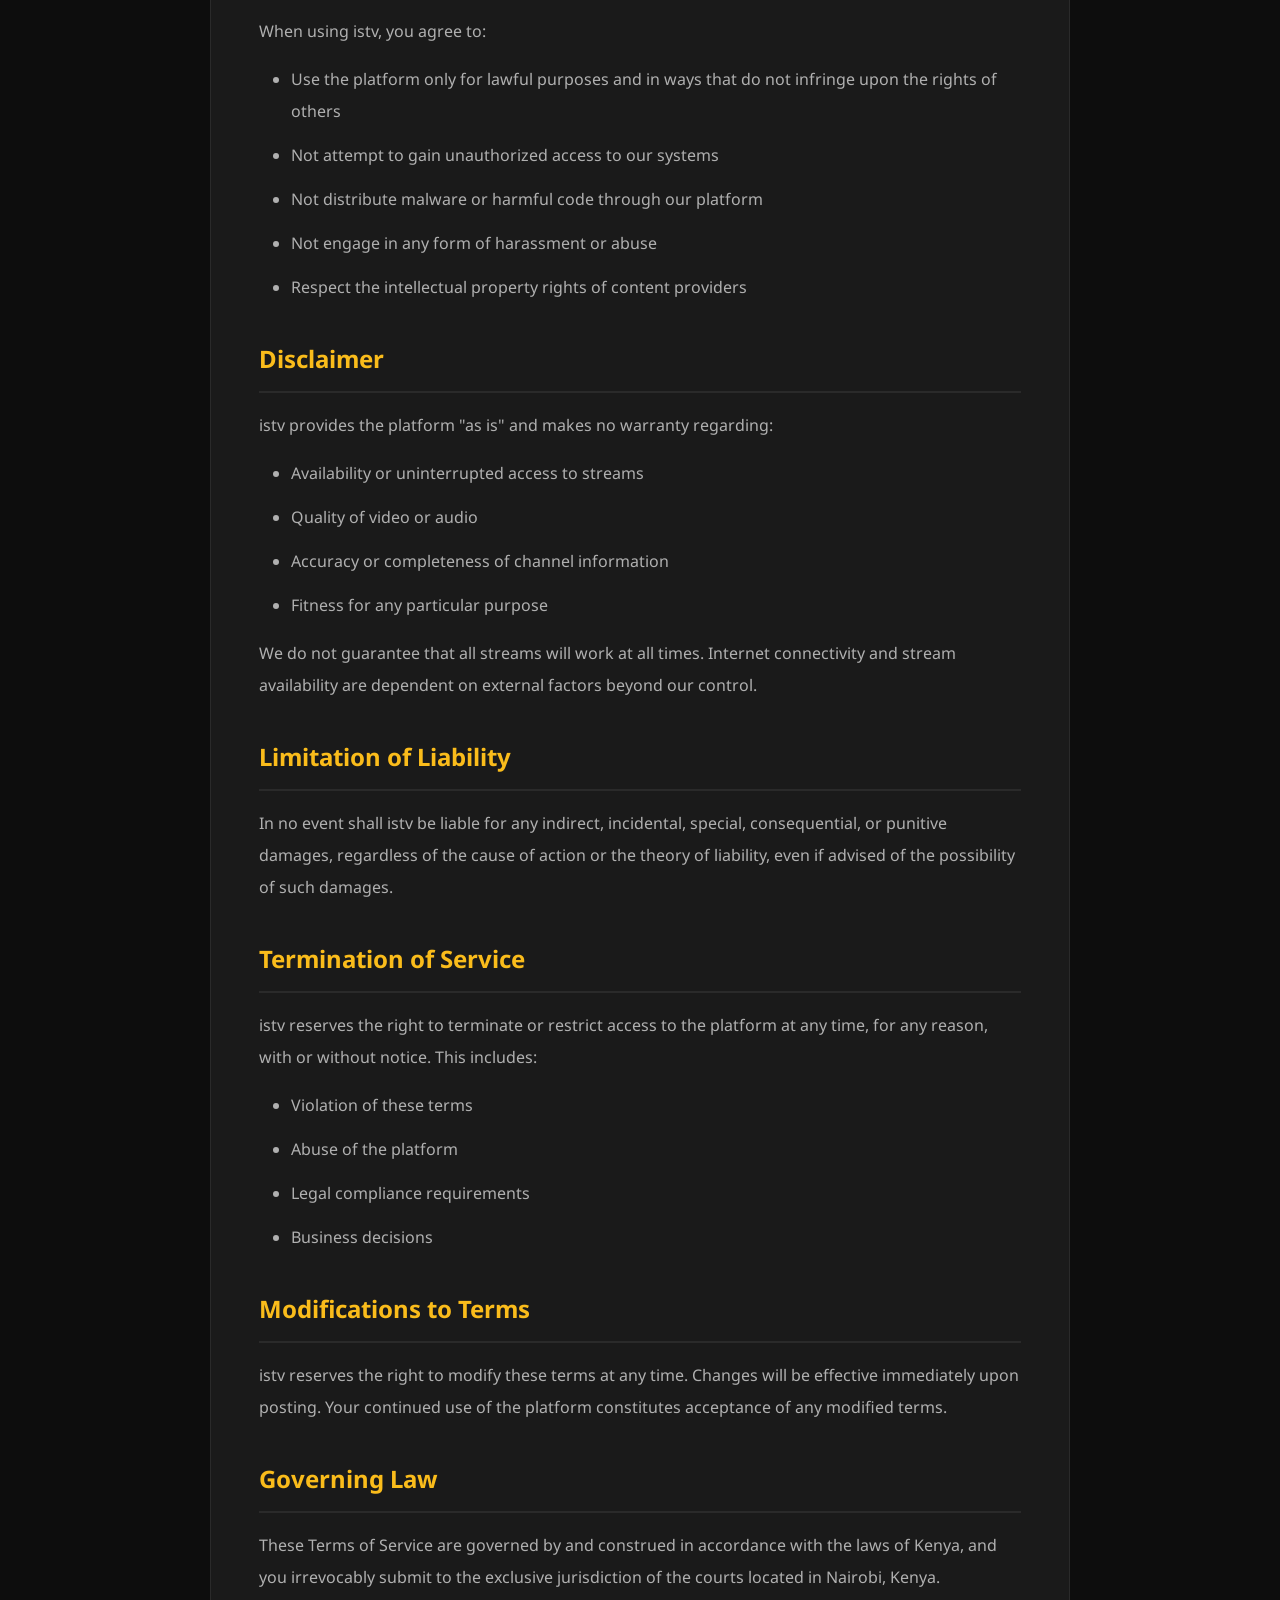
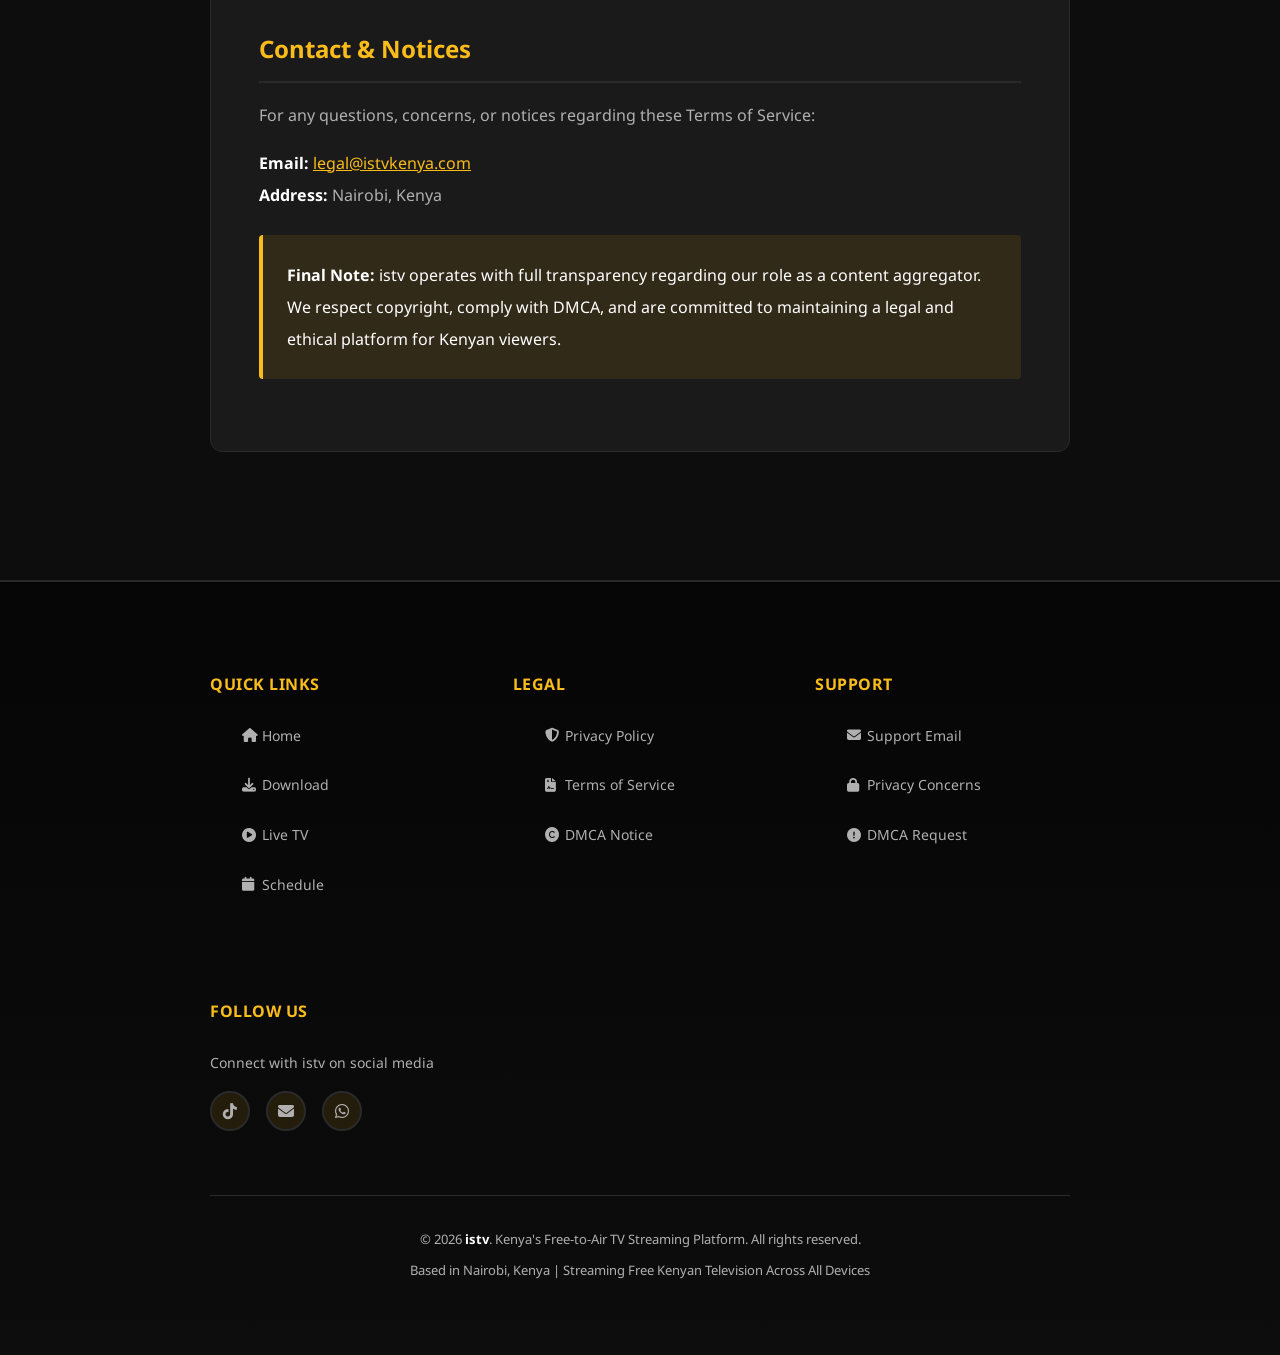
<file: terms.html>
<!DOCTYPE html>
<html lang="en">
<head>
    <meta charset="UTF-8">
    <meta name="viewport" content="width=device-width, initial-scale=1.0">
    <meta name="description" content="istv Terms of Service - DMCA Compliance and Content Aggregator Policy.">
    <meta name="theme-color" content="#0d0d0d">
    <title>Terms of Service - istv</title>
    
    <link rel="preconnect" href="https://fonts.googleapis.com">
    <link rel="preconnect" href="https://fonts.gstatic.com" crossorigin>
    <link href="https://fonts.googleapis.com/css2?family=Noto+Sans:wght@400;500;600;700&display=swap" rel="stylesheet">
    <link rel="stylesheet" href="https://cdnjs.cloudflare.com/ajax/libs/font-awesome/6.4.0/css/all.min.css">
    
    <style>
        :root {
            --primary-gold: #FABC1B;
            --accent-green: #49FF35;
            --bg-dark: #0d0d0d;
            --bg-card: #1a1a1a;
            --text-primary: #ffffff;
            --text-secondary: #b0b0b0;
            --border-light: #2a2a2a;
            --transition-smooth: all 0.3s cubic-bezier(0.4, 0, 0.2, 1);
        }

        * {
            margin: 0;
            padding: 0;
            box-sizing: border-box;
        }

        body {
            font-family: 'Noto Sans', sans-serif;
            background-color: var(--bg-dark);
            color: var(--text-primary);
            line-height: 1.8;
        }

        .container {
            max-width: 900px;
            margin: 0 auto;
            padding: 0 20px;
        }

        /* Header & Navigation */
        header {
            position: fixed;
            top: 0;
            width: 100%;
            background: rgba(13, 13, 13, 0.95);
            backdrop-filter: blur(10px);
            border-bottom: 1px solid var(--border-light);
            z-index: 1000;
            padding: 1rem 0;
        }

        nav {
            display: flex;
            justify-content: space-between;
            align-items: center;
        }

        .logo {
            font-size: 28px;
            font-weight: 700;
            background: linear-gradient(135deg, #FABC1B 0%, #49FF35 100%);
            -webkit-background-clip: text;
            -webkit-text-fill-color: transparent;
            background-clip: text;
        }

        nav a {
            color: var(--text-secondary);
            text-decoration: none;
            font-size: 14px;
            transition: var(--transition-smooth);
        }

        nav a:hover {
            color: var(--primary-gold);
        }

        /* Main Content */
        main {
            margin-top: 100px;
            padding: 4rem 0;
            min-height: calc(100vh - 200px);
        }

        h1 {
            font-size: 48px;
            margin-bottom: 1.5rem;
            background: linear-gradient(135deg, #FABC1B 0%, #49FF35 100%);
            -webkit-background-clip: text;
            -webkit-text-fill-color: transparent;
            background-clip: text;
        }

        .last-updated {
            color: var(--text-secondary);
            font-size: 14px;
            margin-bottom: 3rem;
        }

        .terms-content {
            background: var(--bg-card);
            border: 1px solid var(--border-light);
            border-radius: 12px;
            padding: 3rem;
            line-height: 2;
        }

        h2 {
            font-size: 24px;
            margin: 2rem 0 1rem;
            color: var(--primary-gold);
            border-bottom: 2px solid var(--border-light);
            padding-bottom: 0.5rem;
        }

        h3 {
            font-size: 18px;
            margin: 1.5rem 0 0.75rem;
            color: var(--accent-green);
        }

        p {
            margin-bottom: 1rem;
            color: var(--text-secondary);
        }

        ul {
            margin: 1rem 0 1rem 2rem;
            color: var(--text-secondary);
        }

        li {
            margin-bottom: 0.75rem;
        }

        strong {
            color: var(--text-primary);
        }

        .highlight {
            background: rgba(250, 188, 27, 0.1);
            border-left: 4px solid var(--primary-gold);
            padding: 1.5rem;
            margin: 1.5rem 0;
            border-radius: 4px;
        }

        .warning-box {
            background: rgba(255, 87, 34, 0.1);
            border-left: 4px solid var(--accent-green);
            padding: 1.5rem;
            margin: 1.5rem 0;
            border-radius: 4px;
        }

        code {
            background: rgba(255, 255, 255, 0.05);
            padding: 2px 6px;
            border-radius: 4px;
            font-family: 'Courier New', monospace;
            color: var(--accent-green);
        }

        /* Footer */
        footer {
            background: linear-gradient(180deg, rgba(0, 0, 0, 0.6) 0%, rgba(13, 13, 13, 0.95) 100%);
            border-top: 2px solid var(--border-light);
            padding: 4rem 0;
            color: var(--text-secondary);
            font-size: 14px;
            margin-top: 4rem;
        }

        .footer-content {
            display: grid;
            grid-template-columns: repeat(auto-fit, minmax(200px, 1fr));
            gap: 3rem;
            margin-bottom: 3rem;
        }

        .footer-section h3 {
            font-size: 16px;
            font-weight: 700;
            color: var(--primary-gold);
            margin-bottom: 1.5rem;
            text-transform: uppercase;
            letter-spacing: 0.5px;
        }

        .footer-section ul {
            list-style: none;
            display: flex;
            flex-direction: column;
            gap: 0.75rem;
        }

        .footer-section a {
            color: var(--text-secondary);
            text-decoration: none;
            transition: var(--transition-smooth);
            display: inline-flex;
            align-items: center;
            gap: 6px;
        }

        .footer-section a:hover {
            color: var(--primary-gold);
            transform: translateX(4px);
        }

        .social-icons {
            display: flex;
            gap: 1rem;
            align-items: center;
        }

        .social-icon {
            width: 40px;
            height: 40px;
            display: flex;
            align-items: center;
            justify-content: center;
            background: rgba(250, 188, 27, 0.1);
            border: 2px solid var(--border-light);
            border-radius: 50%;
            color: var(--primary-gold);
            text-decoration: none;
            transition: var(--transition-smooth);
            font-size: 16px;
        }

        .social-icon:hover {
            background: var(--primary-gold);
            border-color: var(--primary-gold);
            color: #000;
            transform: translateY(-3px);
        }

        .footer-bottom {
            border-top: 1px solid var(--border-light);
            padding-top: 2rem;
            text-align: center;
            color: var(--text-secondary);
            font-size: 13px;
        }

        .footer-bottom p {
            margin-bottom: 0.5rem;
        }

        @media (max-width: 768px) {
            header {
                padding: 0.75rem 0;
            }

            main {
                margin-top: 80px;
                padding: 2rem 0;
            }

            h1 {
                font-size: 32px;
            }

            .terms-content {
                padding: 2rem;
            }

            h2 {
                font-size: 20px;
            }

            ul {
                margin-left: 1.5rem;
            }
        }
    </style>
</head>
<body>
    <!-- Navigation -->
    <header>
        <div class="container">
            <nav>
                <a href="index.html" class="logo">istv</a>
                <a href="index.html" style="color: var(--text-secondary); text-decoration: none;">← Back to Home</a>
            </nav>
        </div>
    </header>

    <main>
        <div class="container">
            <h1>Terms of Service</h1>
            <p class="last-updated">Last Updated: April 2026</p>

            <div class="terms-content">
                <h2>Agreement to Terms</h2>
                <p>By accessing and using the istv service ("Platform"), you accept and agree to be bound by the terms and provision of this agreement. If you do not agree to abide by the above, please do not use this service.</p>

                <h2>Platform Description</h2>
                <p><strong>istv is a Free-to-Air content aggregator.</strong> Our primary function is to provide convenient access to publicly available television streams for Kenyan audiences across multiple devices.</p>

                <h3>What We Do</h3>
                <ul>
                    <li>Aggregate and index publicly available television streams</li>
                    <li>Provide links to external streaming sources</li>
                    <li>Offer a unified, user-friendly interface to access Free-to-Air content</li>
                    <li>Support multiple platforms: web, Android, Android TV, and LG WebOS</li>
                </ul>

                <h3>What We Don't Do</h3>
                <ul>
                    <li>Host, store, or serve video files on our servers</li>
                    <li>Encode, transcode, or modify content in any way</li>
                    <li>Claim ownership of any broadcast content</li>
                    <li>Bypass any content protection or DRM systems</li>
                </ul>

                <div class="highlight">
                    <strong>Important:</strong> istv merely provides links and indexes to publicly available streams. We are not a content provider but a content aggregator.
                </div>

                <h2>Content Rights & Copyright</h2>
                <p>All content available through istv is offered under the Free-to-Air model and is intended for lawful viewing by the public. istv respects intellectual property rights and complies with applicable Kenyan copyright laws.</p>

                <h2>DMCA Compliance</h2>
                <p><strong>istv is fully committed to DMCA compliance.</strong> We promptly respond to all Copyright Infringement Notices and takedown requests.</p>

                <h3>Copyright Holder Rights</h3>
                <p>If you are a copyright holder and believe your content is being displayed without authorization on istv, you have the following options:</p>
                <ul>
                    <li>Contact us immediately with details of the infringing channel</li>
                    <li>Provide proof of copyright ownership</li>
                    <li>Submit a formal takedown notice</li>
                </ul>

                <h3>Our Removal Commitment</h3>
                <div class="warning-box">
                    <strong>24-Hour Removal Guarantee:</strong> Upon receipt of a valid copyright infringement notice, istv will remove the offending channel or stream within <strong>24 hours</strong>.
                </div>

                <p>No questions asked. No delays. This is our commitment to protecting copyright holders' rights.</p>

                <h3>How to Report Copyright Infringement</h3>
                <p>To report a channel or stream that violates your copyright:</p>
                <ol style="margin-left: 2rem; color: var(--text-secondary);">
                    <li>Send an email to: <code>copyright@istvkenya.com</code></li>
                    <li>Include the following information:
                        <ul style="margin-top: 0.5rem;">
                            <li>Your full name and contact information</li>
                            <li>The specific channel or stream that is infringing</li>
                            <li>Description of the copyrighted work</li>
                            <li>Proof of copyright ownership (if available)</li>
                            <li>Statement that you have a good faith belief the use is unauthorized</li>
                        </ul>
                    </li>
                    <li>We will investigate and remove within 24 hours if valid</li>
                </ol>

                <h2>Free Content & No Fees</h2>
                <p><strong>All content provided through istv is offered free of charge.</strong></p>
                <ul>
                    <li>No subscription required</li>
                    <li>No paywalls or hidden fees</li>
                    <li>No account creation necessary</li>
                    <li>Free streaming on all supported devices</li>
                </ul>

                <p>istv operates as a public service to provide accessible television content to Kenyan audiences.</p>

                <h2>User Conduct</h2>
                <p>When using istv, you agree to:</p>
                <ul>
                    <li>Use the platform only for lawful purposes and in ways that do not infringe upon the rights of others</li>
                    <li>Not attempt to gain unauthorized access to our systems</li>
                    <li>Not distribute malware or harmful code through our platform</li>
                    <li>Not engage in any form of harassment or abuse</li>
                    <li>Respect the intellectual property rights of content providers</li>
                </ul>

                <h2>Disclaimer</h2>
                <p>istv provides the platform "as is" and makes no warranty regarding:</p>
                <ul>
                    <li>Availability or uninterrupted access to streams</li>
                    <li>Quality of video or audio</li>
                    <li>Accuracy or completeness of channel information</li>
                    <li>Fitness for any particular purpose</li>
                </ul>

                <p>We do not guarantee that all streams will work at all times. Internet connectivity and stream availability are dependent on external factors beyond our control.</p>

                <h2>Limitation of Liability</h2>
                <p>In no event shall istv be liable for any indirect, incidental, special, consequential, or punitive damages, regardless of the cause of action or the theory of liability, even if advised of the possibility of such damages.</p>

                <h2>Termination of Service</h2>
                <p>istv reserves the right to terminate or restrict access to the platform at any time, for any reason, with or without notice. This includes:</p>
                <ul>
                    <li>Violation of these terms</li>
                    <li>Abuse of the platform</li>
                    <li>Legal compliance requirements</li>
                    <li>Business decisions</li>
                </ul>

                <h2>Modifications to Terms</h2>
                <p>istv reserves the right to modify these terms at any time. Changes will be effective immediately upon posting. Your continued use of the platform constitutes acceptance of any modified terms.</p>

                <h2>Governing Law</h2>
                <p>These Terms of Service are governed by and construed in accordance with the laws of Kenya, and you irrevocably submit to the exclusive jurisdiction of the courts located in Nairobi, Kenya.</p>

                <h2>Contact & Notices</h2>
                <p>For any questions, concerns, or notices regarding these Terms of Service:</p>
                <p>
                    <strong>Email:</strong> <a href="mailto:legal@istvkenya.com" style="color: var(--primary-gold);">legal@istvkenya.com</a><br>
                    <strong>Address:</strong> Nairobi, Kenya
                </p>

                <div class="highlight">
                    <strong>Final Note:</strong> istv operates with full transparency regarding our role as a content aggregator. We respect copyright, comply with DMCA, and are committed to maintaining a legal and ethical platform for Kenyan viewers.
                </div>
            </div>
        </div>
    </main>

    <!-- Footer -->
    <!-- Footer -->
    <footer>
        <div class="container">
            <div class="footer-content">
                <!-- Quick Links -->
                <div class="footer-section">
                    <h3>Quick Links</h3>
                    <ul>
                        <li><a href="index.html"><i class="fas fa-home" style="width: 14px;"></i> Home</a></li>
                        <li><a href="download.html"><i class="fas fa-download" style="width: 14px;"></i> Download</a></li>
                        <li><a href="index.html#channels"><i class="fas fa-play-circle" style="width: 14px;"></i> Live TV</a></li>
                        <li><a href="#"><i class="fas fa-calendar" style="width: 14px;"></i> Schedule</a></li>
                    </ul>
                </div>

                <!-- Legal -->
                <div class="footer-section">
                    <h3>Legal</h3>
                    <ul>
                        <li><a href="privacy.html"><i class="fas fa-shield-alt" style="width: 14px;"></i> Privacy Policy</a></li>
                        <li><a href="terms.html"><i class="fas fa-file-contract" style="width: 14px;"></i> Terms of Service</a></li>
                        <li><a href="terms.html#dmca"><i class="fas fa-copyright" style="width: 14px;"></i> DMCA Notice</a></li>
                    </ul>
                </div>

                <!-- Support -->
                <div class="footer-section">
                    <h3>Support</h3>
                    <ul>
                        <li><a href="mailto:support@istvkenya.com"><i class="fas fa-envelope" style="width: 14px;"></i> Support Email</a></li>
                        <li><a href="mailto:privacy@istvkenya.com"><i class="fas fa-lock" style="width: 14px;"></i> Privacy Concerns</a></li>
                        <li><a href="mailto:copyright@istvkenya.com"><i class="fas fa-exclamation-circle" style="width: 14px;"></i> DMCA Request</a></li>
                    </ul>
                </div>

                <!-- Follow Us -->
                <div class="footer-section">
                    <h3>Follow Us</h3>
                    <div style="margin-bottom: 1rem;">
                        <p style="margin-bottom: 1rem; color: var(--text-secondary);">Connect with istv on social media</p>
                        <div class="social-icons">
                            <a href="https://www.tiktok.com/@istv_ke" target="_blank" class="social-icon" title="TikTok">
                                <i class="fab fa-tiktok"></i>
                            </a>
                            <a href="mailto:info@songatechnologies.co.ke" class="social-icon" title="Email">
                                <i class="fas fa-envelope"></i>
                            </a>
                            <a href="https://wa.me/254713278506" target="_blank" class="social-icon" title="WhatsApp">
                                <i class="fab fa-whatsapp"></i>
                            </a>
                        </div>
                    </div>
                </div>
            </div>

            <!-- Footer Bottom -->
            <div class="footer-bottom">
                <p>&copy; 2026 <strong>istv</strong>. Kenya's Free-to-Air TV Streaming Platform. All rights reserved.</p>
                <p>Based in Nairobi, Kenya | Streaming Free Kenyan Television Across All Devices</p>
            </div>
        </div>
    </footer>

    <script type="application/ld+json">
    {
        "@context": "https://schema.org",
        "@type": "WebPage",
        "name": "Terms of Service - istv",
        "url": "https://istvkenya.com/terms.html",
        "isPartOf": {
            "@type": "WebSite",
            "name": "istv"
        }
    }
    </script>
</body>
</html>
</file>
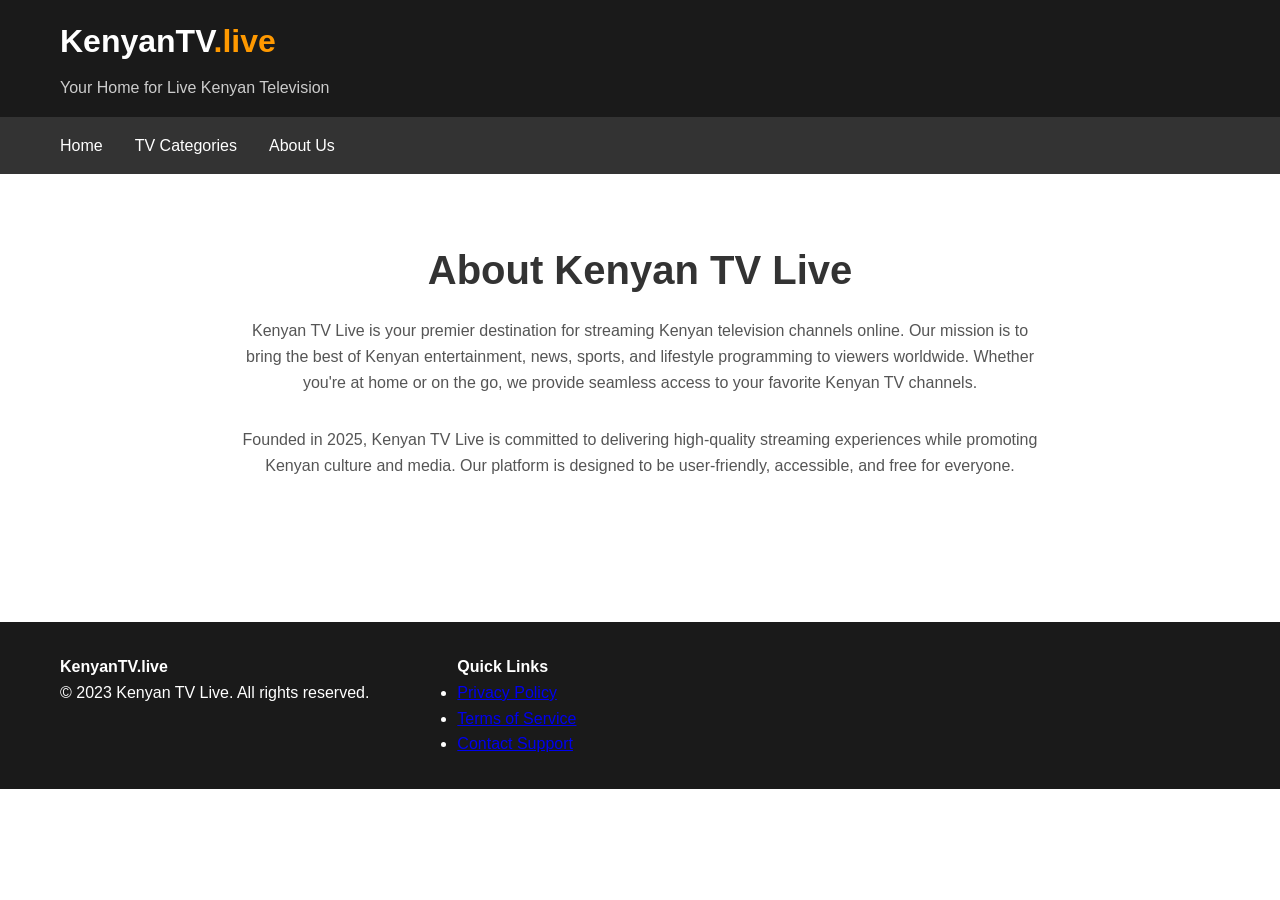
<file: web/About us.html>
<!DOCTYPE html>
<html lang="en">
<head>
    <meta charset="UTF-8">
    <meta name="viewport" content="width=device-width, initial-scale=1.0">
    <title>About Us | Kenyan TV Live</title>
    <link rel="canonical" href="https://kenyantv.live/index.html" />
    <meta name="description" content="Watch kenyan tv online, citizen tv livestreaming now, watch neema live, watch kenyan tv live, ntv livestreaming now, live kenyan tv online streaming now, watch parliament live now, Nairobi CBD live">
    <link rel="icon" href="favicon.ico" type="image/x-icon">
    <style>
        /* Basic Reset */
        * {
            margin: 0;
            padding: 0;
            box-sizing: border-box;
        }

        body {
            font-family: 'Arial', sans-serif;
            line-height: 1.6;
            color: #333;
        }

        .container {
            max-width: 1200px;
            margin: 0 auto;
            padding: 0 20px;
        }

        /* Header Styles */
        .site-header {
            background: #1a1a1a;
            color: white;
            padding: 1rem 0;
        }

        .logo {
            font-size: 2rem;
            margin-bottom: 0.5rem;
        }

        .highlight {
            color: #ff9900;
        }

        .tagline {
            color: #ccc;
        }

        /* Navigation */
        .main-nav {
            background: #333;
            padding: 1rem 0;
        }

        .main-nav ul {
            list-style: none;
            display: flex;
            gap: 2rem;
        }

        .main-nav a {
            color: white;
            text-decoration: none;
        }

        .main-nav a:hover {
            color: #ff9900;
        }

        /* About Section */
        .about-section {
            padding: 4rem 0;
            text-align: center;
        }

        .about-section h2 {
            font-size: 2.5rem;
            margin-bottom: 1rem;
        }

        .about-section p {
            max-width: 800px;
            margin: 0 auto 2rem;
            color: #555;
        }

        .team-grid {
            display: grid;
            grid-template-columns: repeat(auto-fit, minmax(250px, 1fr));
            gap: 2rem;
            margin-top: 2rem;
        }

        .team-member {
            border: 1px solid #ddd;
            padding: 1rem;
            border-radius: 5px;
            text-align: center;
        }

        .team-member img {
            width: 100%;
            height: 200px;
            object-fit: cover;
            border-radius: 5px;
            margin-bottom: 1rem;
        }

        /* Footer */
        .site-footer {
            background: #1a1a1a;
            color: white;
            padding: 2rem 0;
            margin-top: 3rem;
        }

        .footer-content {
            display: grid;
            grid-template-columns: repeat(auto-fit, minmax(250px, 1fr));
            gap: 2rem;
        }

        .social-links img {
            width: 32px;
            margin-right: 1rem;
        }

        /* Mobile Responsive */
        @media (max-width: 768px) {
            .main-nav ul {
                flex-direction: column;
                text-align: center;
            }

            .about-section {
                padding: 2rem 0;
            }

            .team-grid {
                grid-template-columns: 1fr;
            }
        }
    </style>
</head>
<body>
    <!-- Header Section -->
    <header class="site-header">
        <div class="container">
            <h1 class="logo">KenyanTV<span class="highlight">.live</span></h1>
            <p class="tagline">Your Home for Live Kenyan Television</p>
        </div>
    </header>

    <!-- Navigation -->
    <nav class="main-nav">
        <div class="container">
            <ul>
                <li><a href="/">Home</a></li>
                <li><a href="/categories.html">TV Categories</a></li>
                <li><a href="/about.html" class="active">About Us</a></li>

            </ul>
        </div>
    </nav>

    <!-- About Section -->
    <section class="about-section">
        <div class="container">
            <h2>About Kenyan TV Live</h2>
            <p>
                Kenyan TV Live is your premier destination for streaming Kenyan television channels online. 
                Our mission is to bring the best of Kenyan entertainment, news, sports, and lifestyle 
                programming to viewers worldwide. Whether you're at home or on the go, we provide 
                seamless access to your favorite Kenyan TV channels.
            </p>
            <p>
                Founded in 2025, Kenyan TV Live is committed to delivering high-quality streaming 
                experiences while promoting Kenyan culture and media. Our platform is designed to 
                be user-friendly, accessible, and free for everyone.
            </p>
        </div>
    </section>


    <!-- Footer -->
    <footer class="site-footer">
        <div class="container">
            <div class="footer-content">
                <div class="footer-section">
                    <h4>KenyanTV.live</h4>
                    <p>&copy; 2023 Kenyan TV Live. All rights reserved.</p>
                </div>
                <div class="footer-section">
                    <h4>Quick Links</h4>
                    <ul>
                        <li><a href="/privacy.html">Privacy Policy</a></li>
                        <li><a href="/terms.html">Terms of Service</a></li>
                        <li><a href="/contact.html">Contact Support</a></li>
                    </ul>
                </div>
                <div class="footer-section">

                </div>
            </div>
        </div>
    </footer>

    <!-- Schema Markup for SEO -->
    <script type="application/ld+json">
    {
        "@context": "https://schema.org",
        "@type": "Organization",
        "name": "Kenyan TV Live",
        "url": "https://kenyantv.live",
        "logo": "https://kenyantv.live/logo.png",
        "sameAs": [
            "#",
            "#",
            "#"
        ]
    }
    </script>
</body>
</html>
</file>
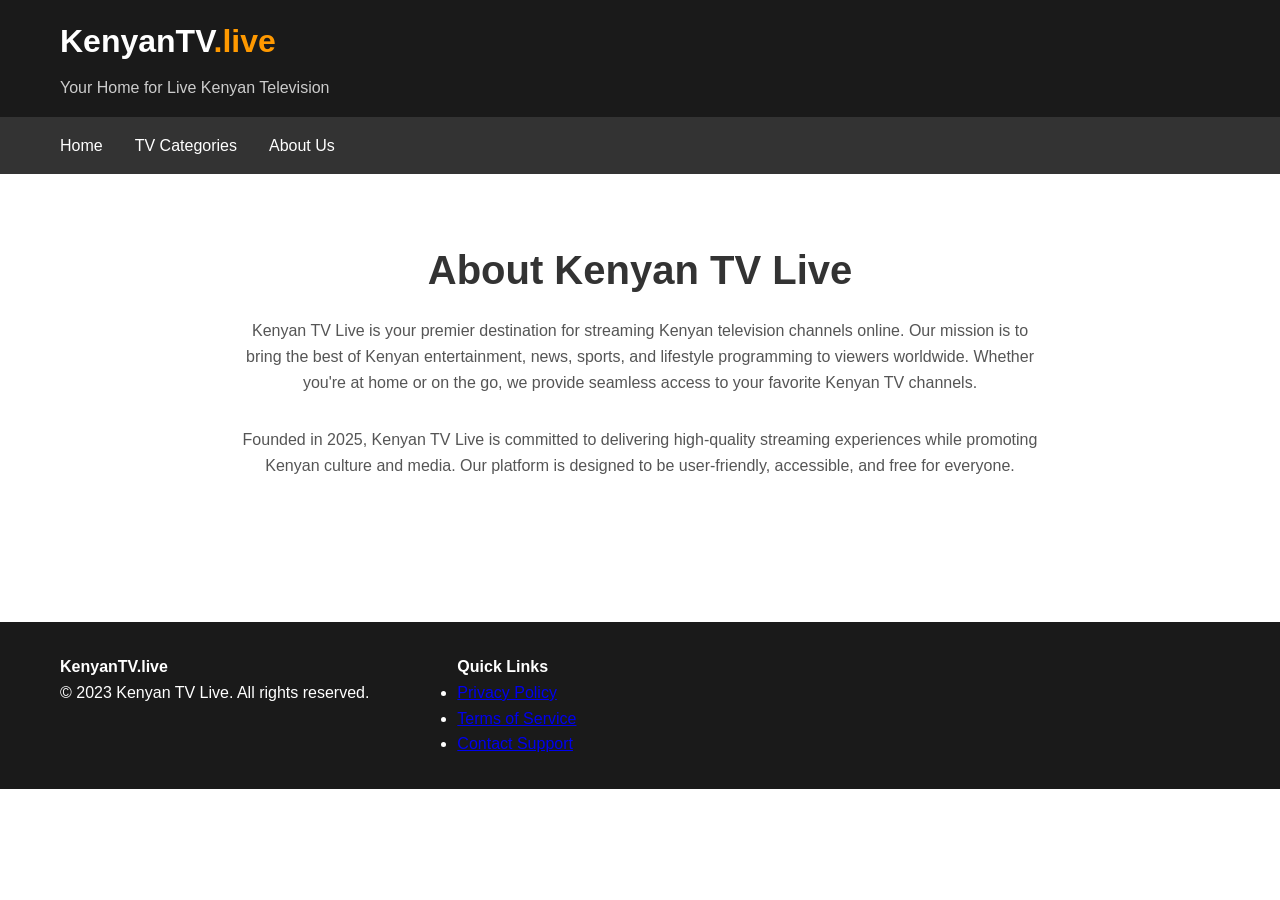
<file: web/about.html>
<!DOCTYPE html>
<html lang="en">
<head>
    <meta charset="UTF-8">
    <link rel="canonical" href="https://kenyantv.live/about.html" />
    <meta name="viewport" content="width=device-width, initial-scale=1.0">
    <title>About Us | Kenyan TV Live</title>
    <link rel="canonical" href="https://kenyantv.live/index.html" />
    <meta name="description" content="Watch kenyan tv online, citizen tv livestreaming now, watch neema live, watch kenyan tv live, ntv livestreaming now, live kenyan tv online streaming now, watch parliament live now, Nairobi CBD live">
    <link rel="icon" href="favicon.ico" type="image/x-icon">
    <style>
        /* Basic Reset */
        * {
            margin: 0;
            padding: 0;
            box-sizing: border-box;
        }

        body {
            font-family: 'Arial', sans-serif;
            line-height: 1.6;
            color: #333;
        }

        .container {
            max-width: 1200px;
            margin: 0 auto;
            padding: 0 20px;
        }

        /* Header Styles */
        .site-header {
            background: #1a1a1a;
            color: white;
            padding: 1rem 0;
        }

        .logo {
            font-size: 2rem;
            margin-bottom: 0.5rem;
        }

        .highlight {
            color: #ff9900;
        }

        .tagline {
            color: #ccc;
        }

        /* Navigation */
        .main-nav {
            background: #333;
            padding: 1rem 0;
        }

        .main-nav ul {
            list-style: none;
            display: flex;
            gap: 2rem;
        }

        .main-nav a {
            color: white;
            text-decoration: none;
        }

        .main-nav a:hover {
            color: #ff9900;
        }

        /* About Section */
        .about-section {
            padding: 4rem 0;
            text-align: center;
        }

        .about-section h2 {
            font-size: 2.5rem;
            margin-bottom: 1rem;
        }

        .about-section p {
            max-width: 800px;
            margin: 0 auto 2rem;
            color: #555;
        }

        .team-grid {
            display: grid;
            grid-template-columns: repeat(auto-fit, minmax(250px, 1fr));
            gap: 2rem;
            margin-top: 2rem;
        }

        .team-member {
            border: 1px solid #ddd;
            padding: 1rem;
            border-radius: 5px;
            text-align: center;
        }

        .team-member img {
            width: 100%;
            height: 200px;
            object-fit: cover;
            border-radius: 5px;
            margin-bottom: 1rem;
        }

        /* Footer */
        .site-footer {
            background: #1a1a1a;
            color: white;
            padding: 2rem 0;
            margin-top: 3rem;
        }

        .footer-content {
            display: grid;
            grid-template-columns: repeat(auto-fit, minmax(250px, 1fr));
            gap: 2rem;
        }

        .social-links img {
            width: 32px;
            margin-right: 1rem;
        }

        /* Mobile Responsive */
        @media (max-width: 768px) {
            .main-nav ul {
                flex-direction: column;
                text-align: center;
            }

            .about-section {
                padding: 2rem 0;
            }

            .team-grid {
                grid-template-columns: 1fr;
            }
        }
    </style>
</head>
<body>
    <!-- Header Section -->
    <header class="site-header">
        <div class="container">
            <h1 style="position: absolute; left: -9999px; top: -9999px;">Kenya Live TV: Watch live TV channels online</h1>
            <h1 class="logo">KenyanTV<span class="highlight">.live</span></h1>
            <p class="tagline">Your Home for Live Kenyan Television</p>
        </div>
    </header>

    <!-- Navigation -->
    <nav class="main-nav">
        <div class="container">
            <ul>
                <li><a href="/">Home</a></li>
                <li><a href="/categories.html">TV Categories</a></li>
                <li><a href="/about.html" class="active">About Us</a></li>

            </ul>
        </div>
    </nav>

    <!-- About Section -->
    <section class="about-section">
        <div class="container">
            <h2>About Kenyan TV Live</h2>
            <p>
                Kenyan TV Live is your premier destination for streaming Kenyan television channels online. 
                Our mission is to bring the best of Kenyan entertainment, news, sports, and lifestyle 
                programming to viewers worldwide. Whether you're at home or on the go, we provide 
                seamless access to your favorite Kenyan TV channels.
            </p>
            <p>
                Founded in 2025, Kenyan TV Live is committed to delivering high-quality streaming 
                experiences while promoting Kenyan culture and media. Our platform is designed to 
                be user-friendly, accessible, and free for everyone.
            </p>
        </div>
    </section>


    <!-- Footer -->
    <footer class="site-footer">
        <div class="container">
            <div class="footer-content">
                <div class="footer-section">
                    <h4>KenyanTV.live</h4>
                    <p>&copy; 2023 Kenyan TV Live. All rights reserved.</p>
                </div>
                <div class="footer-section">
                    <h4>Quick Links</h4>
                    <ul>
                        <li><a href="/privacy.html">Privacy Policy</a></li>
                        <li><a href="/terms.html">Terms of Service</a></li>
                        <li><a href="/contact.html">Contact Support</a></li>
                    </ul>
                </div>
                <div class="footer-section">

                </div>
            </div>
        </div>
    </footer>

    <!-- Schema Markup for SEO -->
    <script type="application/ld+json">
    {
        "@context": "https://schema.org",
        "@type": "Organization",
        "name": "Kenyan TV Live",
        "url": "https://kenyantv.live",
        "logo": "https://kenyantv.live/logo.png",
        "sameAs": [
            "#",
            "#",
            "#"
        ]
    }
    </script>
</body>
</html>
</file>
